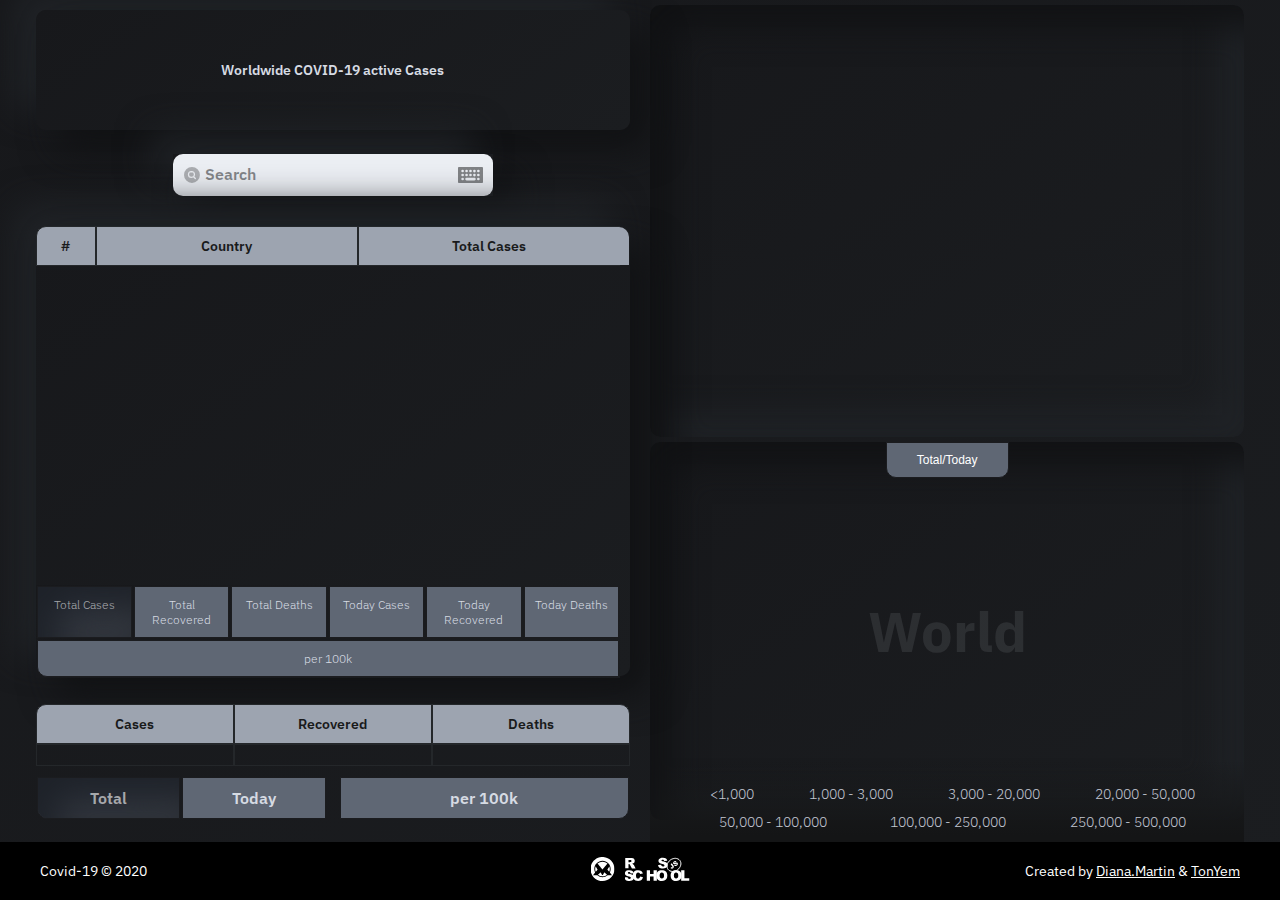
<file: covid-dashboard/index.html>
<!doctype html><html lang="en"><head><meta charset="UTF-8"><meta name="viewport" content="width=device-width,initial-scale=1"><link rel="icon" href="favicon.png" type="image/png"><link href="https://fonts.googleapis.com/icon?family=Material+Icons" rel="stylesheet"><link href="https://api.mapbox.com/mapbox-gl-js/v2.0.0/mapbox-gl.css" rel="stylesheet"/><title>Covid-19</title><link href="main.e628721a5458a3733f1b.css" rel="stylesheet"></head><body><main><div class="contentWrapper"><div class="contentWrapper__contentLeft"><div class="moduleWrapper"><div class="moduleBlock global"><h1 class="global__header">Worldwide COVID-19 active Cases</h1><div class="global__total"></div><div class="fullScreenBtn"></div></div></div><div class="moduleWrapper"><div class="moduleBlock searchANDcountriesTableWrapper"><div class="search"><div class="searchIcon"></div><input class="searchBar" placeholder="Search"><div class="virtualKeyboard_button keyboardTrigger"></div></div><div class="countries"><table class="tableHeaders countries__fixedHeader"><tbody><tr><th class="short-col">#</th><th class="long-col">Country</th><th class="long-col" id="countriesStatName">Total Cases</th></tr></tbody></table><div class="countries__table-wrapper"><table class="countries__mainTable mainTable"><tbody class="countriesTableBody"></tbody></table></div><div class="countries__tabs"><div class="left"><div class="countriesTabsBtn tabButton pressed" datatype="cases">Total Cases</div><div class="countriesTabsBtn tabButton" datatype="recovered">Total Recovered</div><div class="countriesTabsBtn tabButton" datatype="deaths">Total Deaths</div><div class="countriesTabsBtn tabButton" datatype="todayCases">Today Cases</div><div class="countriesTabsBtn tabButton" datatype="todayRecovered">Today Recovered</div><div class="countriesTabsBtn tabButton" datatype="todayDeaths">Today Deaths</div></div><div class="right"><div class="countriesTabsSwitch tabButton" datatype="CountriesBtnAbsolute100k">per 100k</div></div></div></div><div class="fullScreenBtn"></div></div></div><div class="moduleWrapper"><div class="moduleBlock summary"><table class="tableHeaders summary__fixedHeader"><tbody><tr><th>Cases</th><th>Recovered</th><th>Deaths</th></tr></tbody></table><table class="summary__mainTable mainTable"><tbody><tr><td id="summary_cases"></td><td id="summary_recovered"></td><td id="summary_deaths"></td></tr></tbody></table><div class="summary__tabs"><div class="left"><div class="tabButton pressed" id="btnTotal">Total</div><div class="tabButton" id="btnToday">Today</div></div><div class="right"><div class="tabButton" id="btnAbsolute100k">per 100k</div></div></div><div class="fullScreenBtn"></div></div></div></div><div class="contentWrapper__contentRight"><div class="moduleWrapper"><div class="moduleBlock map" id="MAP"><div class="legend"><div class="legendItem" size="999"><div class="legendMarker"></div><div class="legendNumsText">&lt1,000</div></div><div class="legendItem" size="2999"><div class="legendMarker"></div><div class="legendNumsText">1,000 - 3,000</div></div><div class="legendItem" size="19999"><div class="legendMarker"></div><div class="legendNumsText">3,000 - 20,000</div></div><div class="legendItem" size="49999"><div class="legendMarker"></div><div class="legendNumsText">20,000 - 50,000</div></div><div class="legendItem" size="99999"><div class="legendMarker"></div><div class="legendNumsText">50,000 - 100,000</div></div><div class="legendItem" size="249999"><div class="legendMarker"></div><div class="legendNumsText">100,000 - 250,000</div></div><div class="legendItem" size="499999"><div class="legendMarker"></div><div class="legendNumsText">250,000 - 500,000</div></div><div class="legendItem" size="999999"><div class="legendMarker"></div><div class="legendNumsText">500,000 - 1,000,000</div></div><div class="legendItem" size="4999999"><div class="legendMarker"></div><div class="legendNumsText">1,000,000 - 5,000,000</div></div><div class="legendItem" size="5000000"><div class="legendMarker"></div><div class="legendNumsText">&gt5,000,000</div></div></div><div class="fullScreenBtn"></div></div></div><div class="moduleWrapper"><div class="moduleBlock graph"><button id="switchChartBtn" class="switchChartBtn">Total/Today</button><div class="countryNameOnChartsWrapper"><h2 class="countryNameOnCharts">World</h2></div><canvas class="graph__canvas" id="myChart"></canvas><div class="fullScreenBtn"></div></div></div></div></div><div class="fullScreenModule"></div></main><footer class="footer"><div class="copyright">Covid-19 © 2020</div><div class="logosWrapper"><a class="logo" href="https://yem.digital" target="_blank"><img src="./assets/icons/yem_digital.svg" alt="Yem Digital Prod"></a><a class="logo" href="https://rs.school/js/" target="_blank"><img src="./assets/icons/rs_school_js.svg" alt="Rolling Scopes School"></a></div><div class="productionTeam">Created by <a href="https://github.com/martin728" target="_blank">Diana.Martin</a> & <a href="https://github.com/macroG0D" target="_blank">TonYem</a></div></footer><script src="920.e628721a5458a3733f1b.js"></script><script src="main.e628721a5458a3733f1b.js"></script></body></html>
</file>
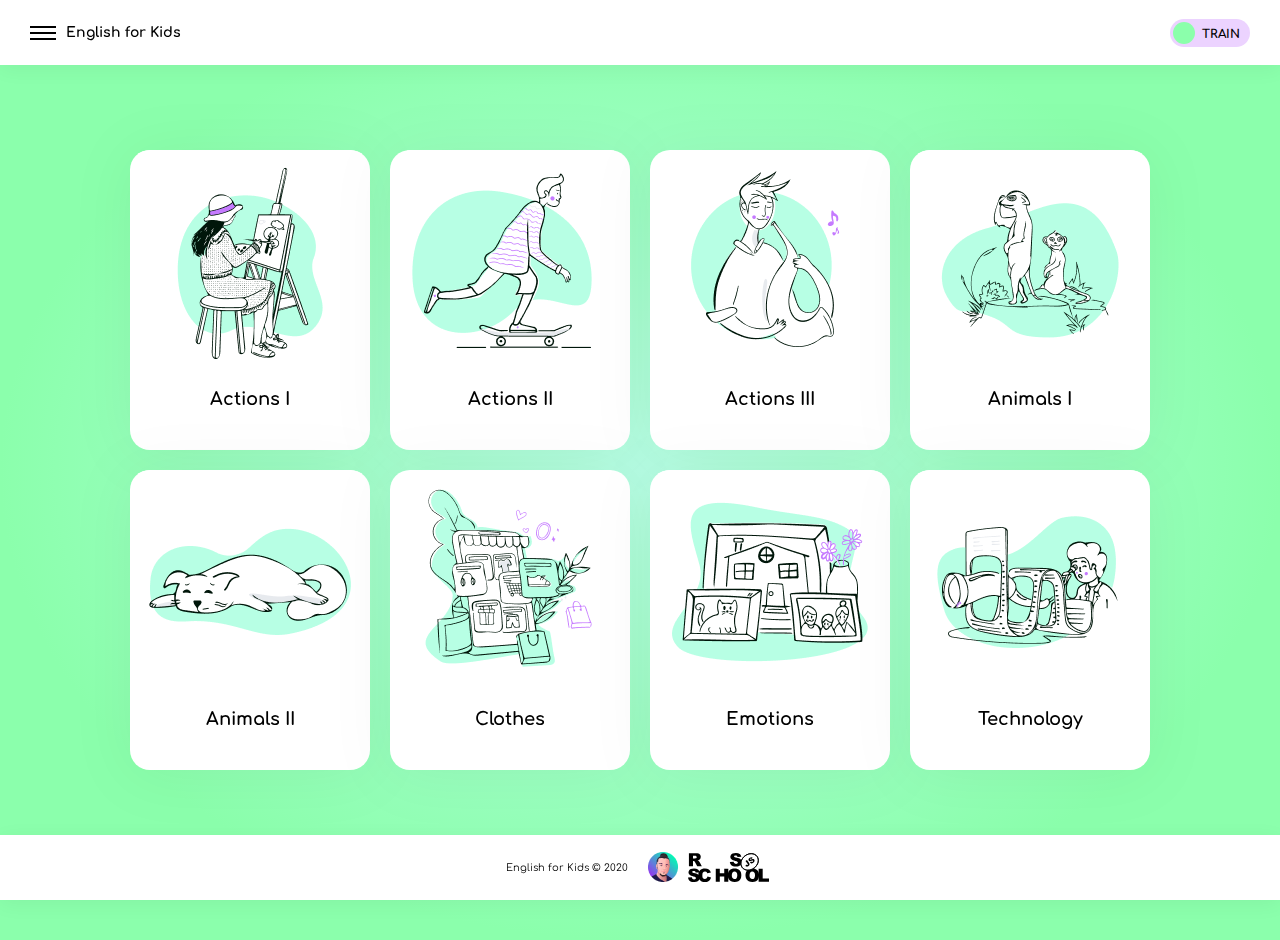
<file: english-for-kids/index.html>
<!doctype html><html lang="en"><head><meta charset="UTF-8"><meta name="viewport" content="width=device-width,initial-scale=1"><link rel="preconnect" href="https://fonts.gstatic.com"><link href="https://fonts.googleapis.com/css2?family=Comfortaa:wght@300;500;700&display=swap" rel="stylesheet"><link rel="icon" href="favicon.png" type="image/png"><title>English for Kids</title><link href="main.d5907bd6d6be334a154e.css" rel="stylesheet"></head><body><header class="header"><div class="left_wrapper"><div class="burger_menu"><div class="burger"><div class="burger_icon_line"></div><div class="burger_icon_line"></div><div class="burger_icon_line"></div></div></div><h1 class="logo">English for Kids</h1></div><div class="playmode train"><div class="elipse" style="left: 0.3rem;"></div><div class="playmode__text">train</div></div></header><nav class="sideMenu sideMenu__hidden"><ul class="sideMenu__list"><li class="sideMenu__listItemHeader"><span class="interactiveMenuItem mainMenu">Main page</span></li><li class="sideMenu__listItemHeader">Сategories</li><li class="sideMenu__listItem"><span class="interactiveMenuItem categoryLink" name="Actions I"><img src="./assets/icons/actions_1.svg" alt="actions_1"> Actions I</span></li><li class="sideMenu__listItem"><span class="interactiveMenuItem categoryLink" name="Actions II"><img src="./assets/icons/actions_2.svg" alt="actions_2"> Actions II</span></li><li class="sideMenu__listItem"><span class="interactiveMenuItem categoryLink" name="Actions III"><img src="./assets/icons/actions_3.svg" alt="actions_3"> Actions III</span></li><li class="sideMenu__listItem"><span class="interactiveMenuItem categoryLink" name="Animals I"><img src="./assets/icons/animals_1.svg" alt="Animals_1"> Animals I</span></li><li class="sideMenu__listItem"><span class="interactiveMenuItem categoryLink" name="Animals II"><img src="./assets/icons/animals_2.svg" alt="Animals_2"> Animals II</span></li><li class="sideMenu__listItem"><span class="interactiveMenuItem categoryLink" name="Clothes"><img src="./assets/icons/clothes.svg" alt="Clothes"> Clothes</span></li><li class="sideMenu__listItem"><span class="interactiveMenuItem categoryLink" name="Emotions"><img src="./assets/icons/emotions.svg" alt="Emotions"> Emotions</span></li><li class="sideMenu__listItem"><span class="interactiveMenuItem categoryLink" name="Technology"><img src="./assets/icons/technology.svg" alt="Technology"> Technology</span></li><li class="sideMenu__listItemHeader"><span class="interactiveMenuItem statistic">Statistic</span></li></ul></nav><main class="mainTrain"><div class="cards-wrapper"></div></main><footer><span class="copyright">English for Kids © 2020</span> <a class="logo_href" href="https://github.com/macroG0D" target="_blank"><img src="./assets/icons/tony_logo.png" alt="Tony Yemelyanov"></a><a class="logo_href" href="https://rs.school/js/" target="_blank"><img src="./assets/icons/rs_school_js 1.svg" alt="Rolling Scopes School"></a></footer><script src="953.d5907bd6d6be334a154e.js"></script><script src="main.d5907bd6d6be334a154e.js"></script></body></html>
</file>
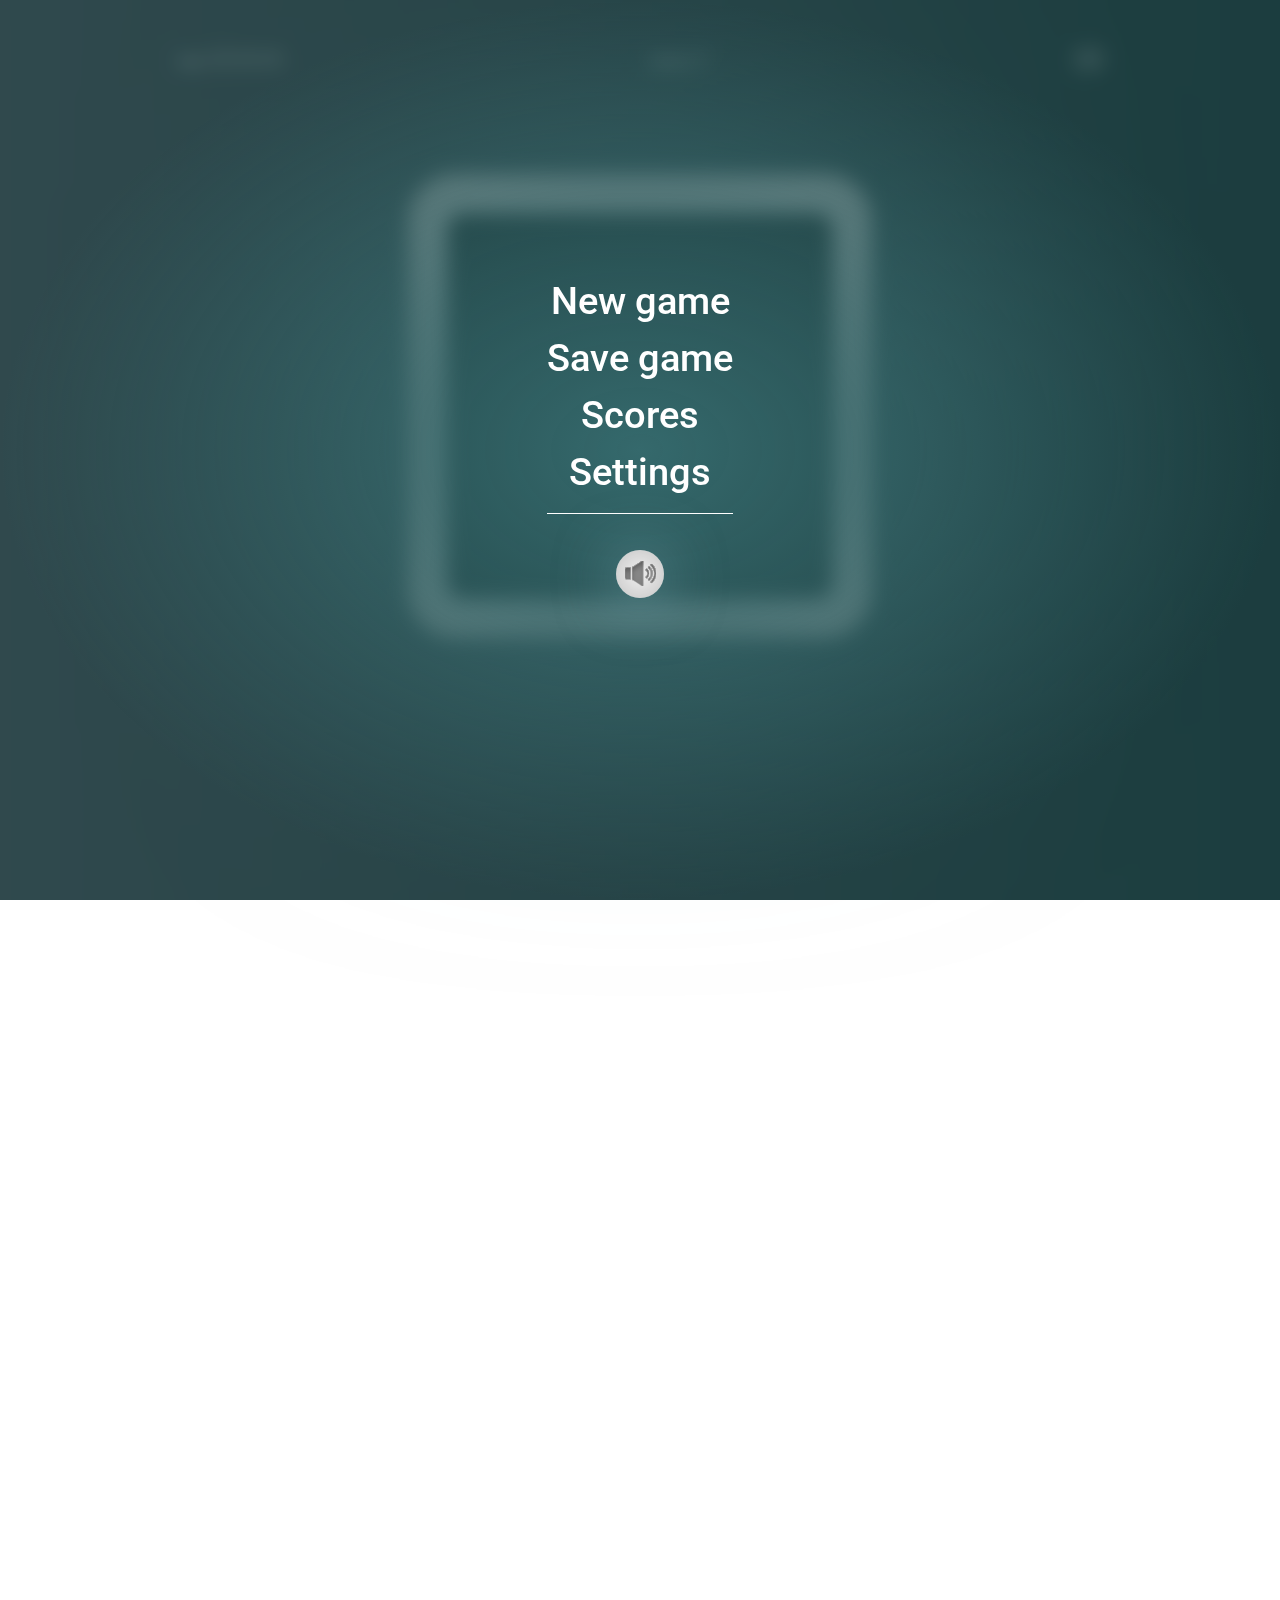
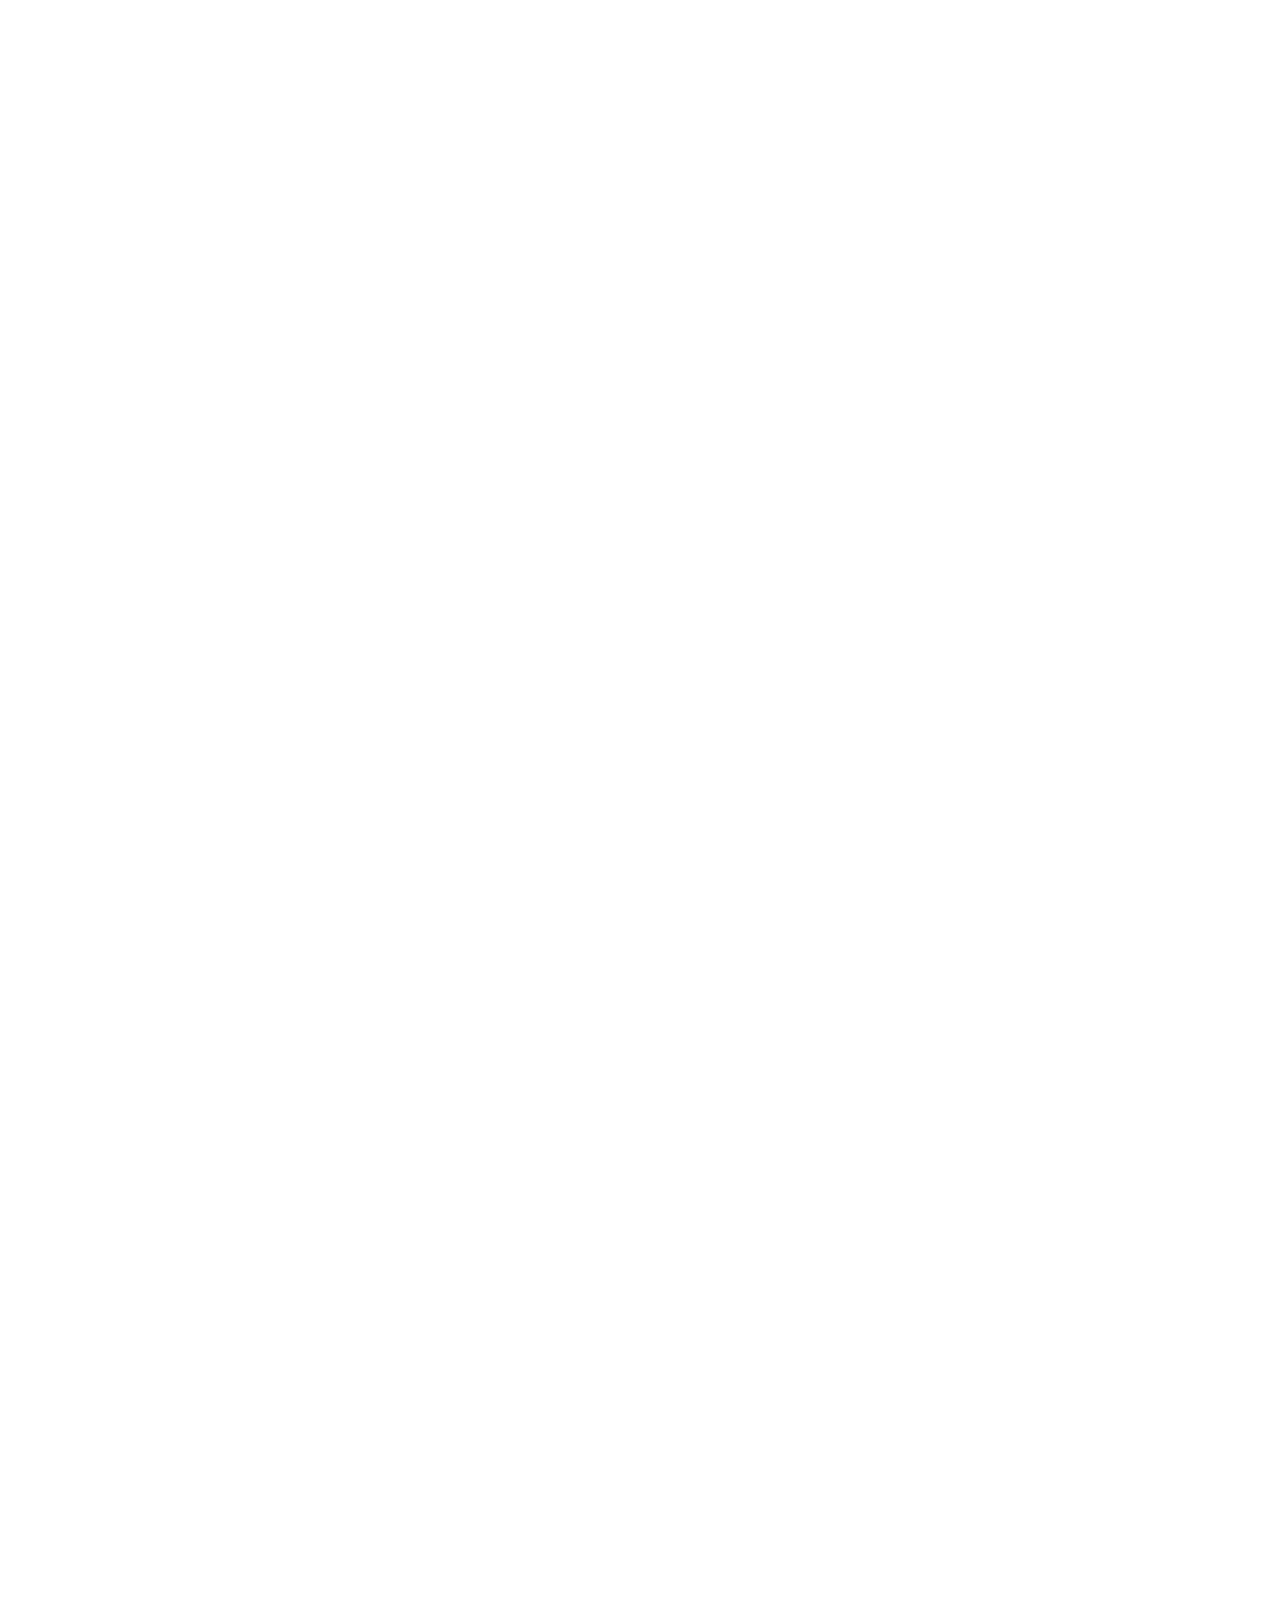
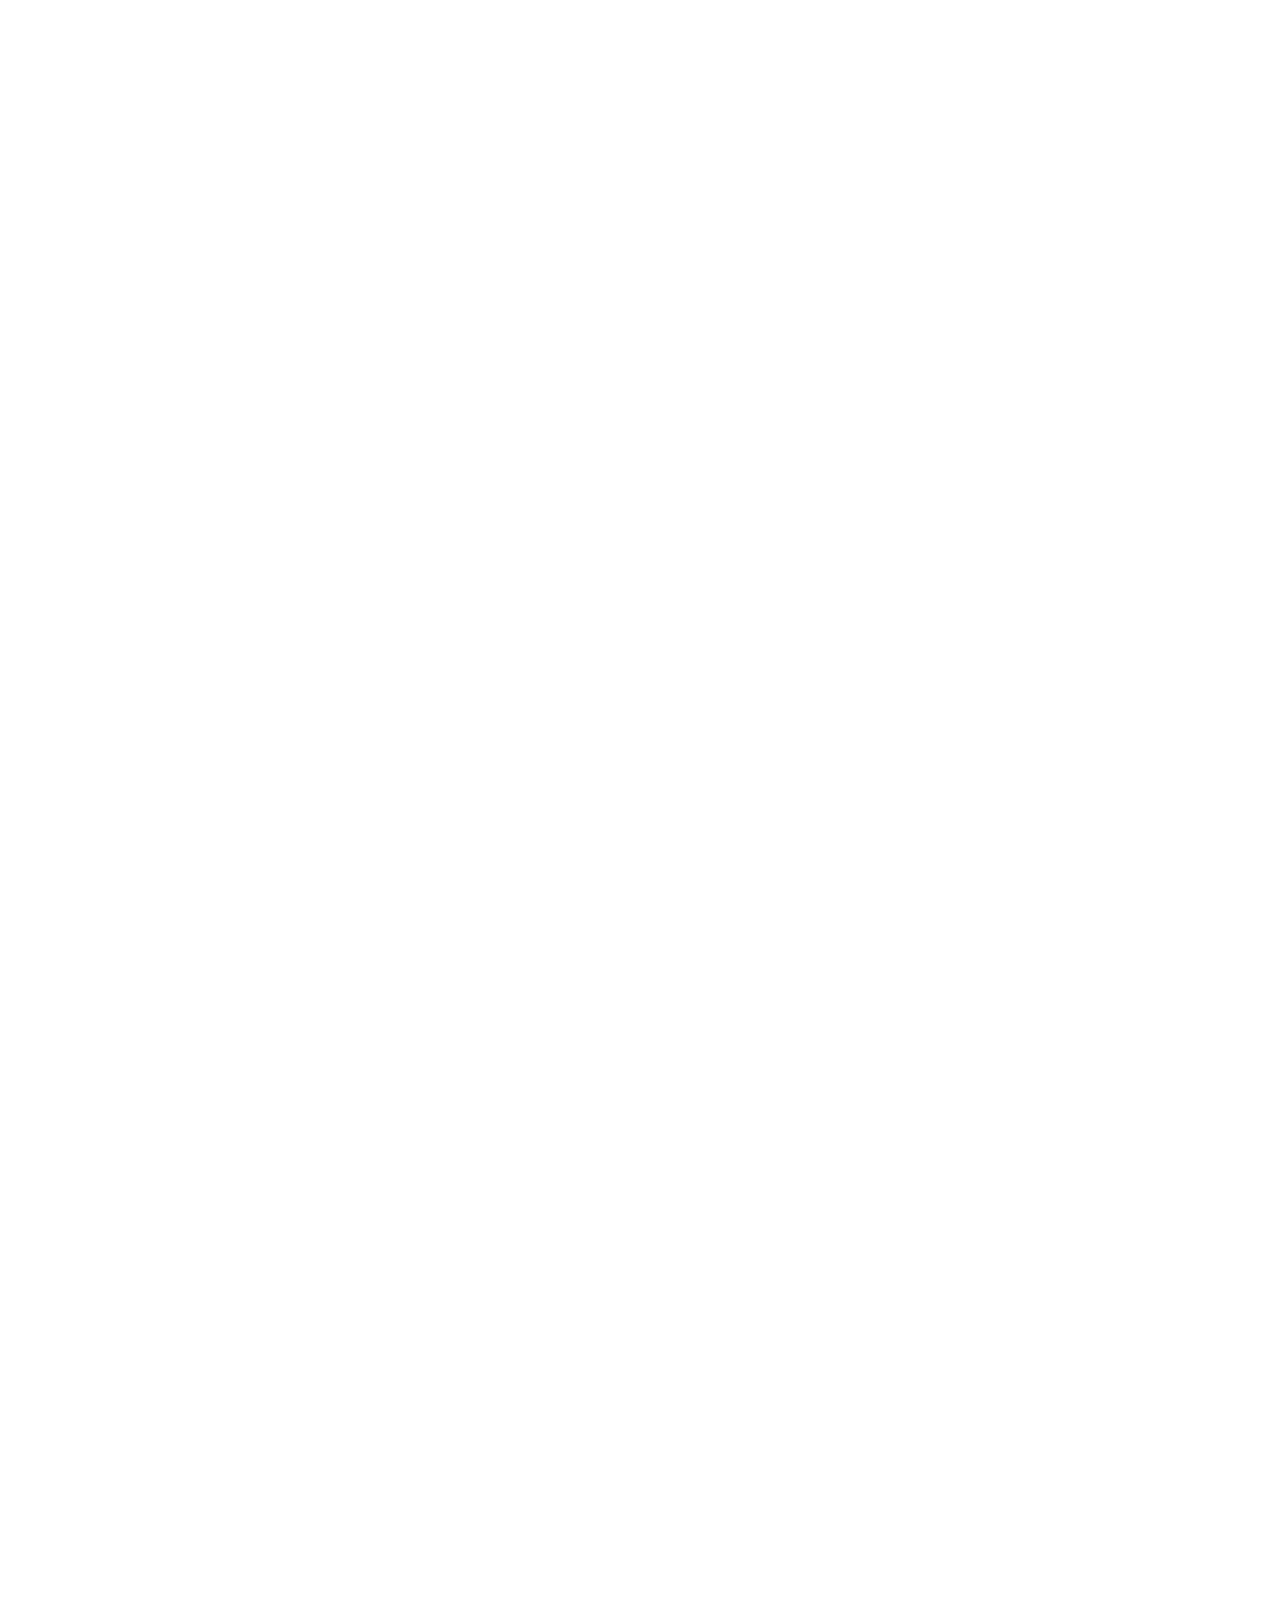
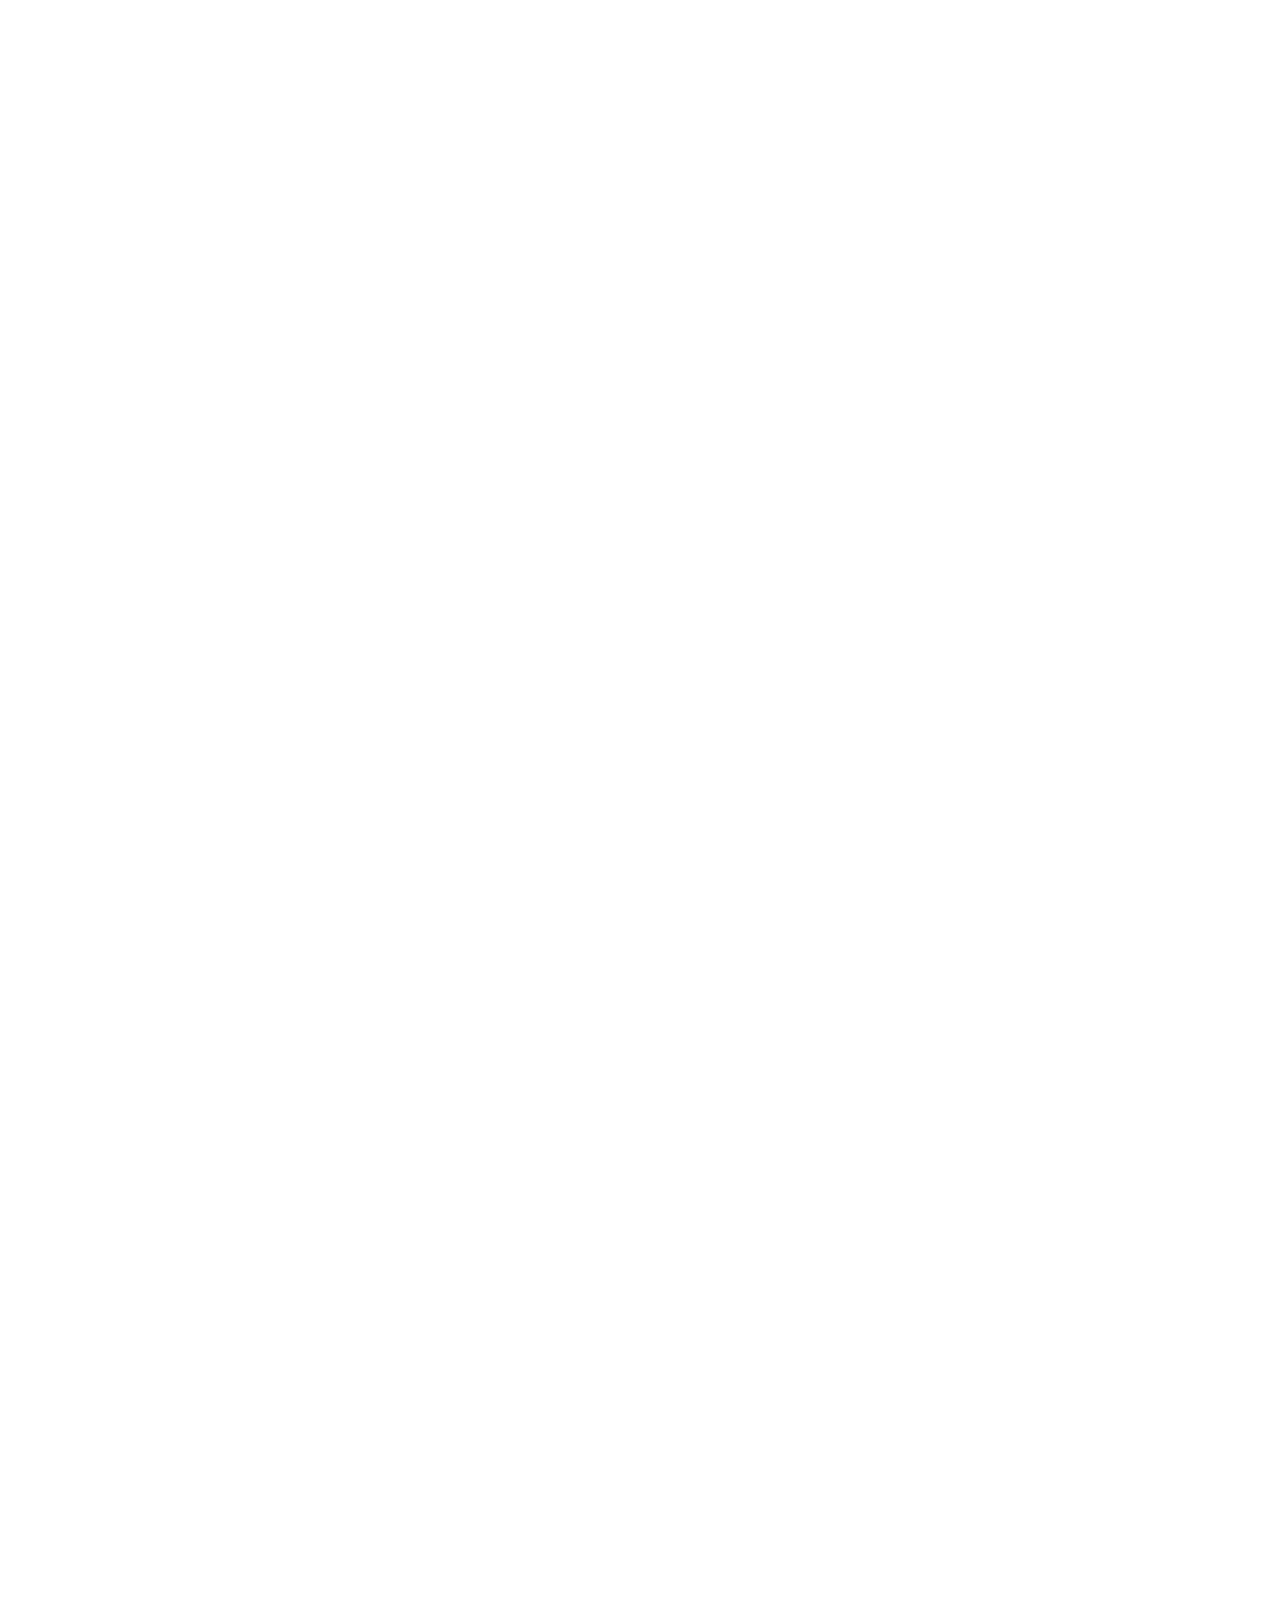
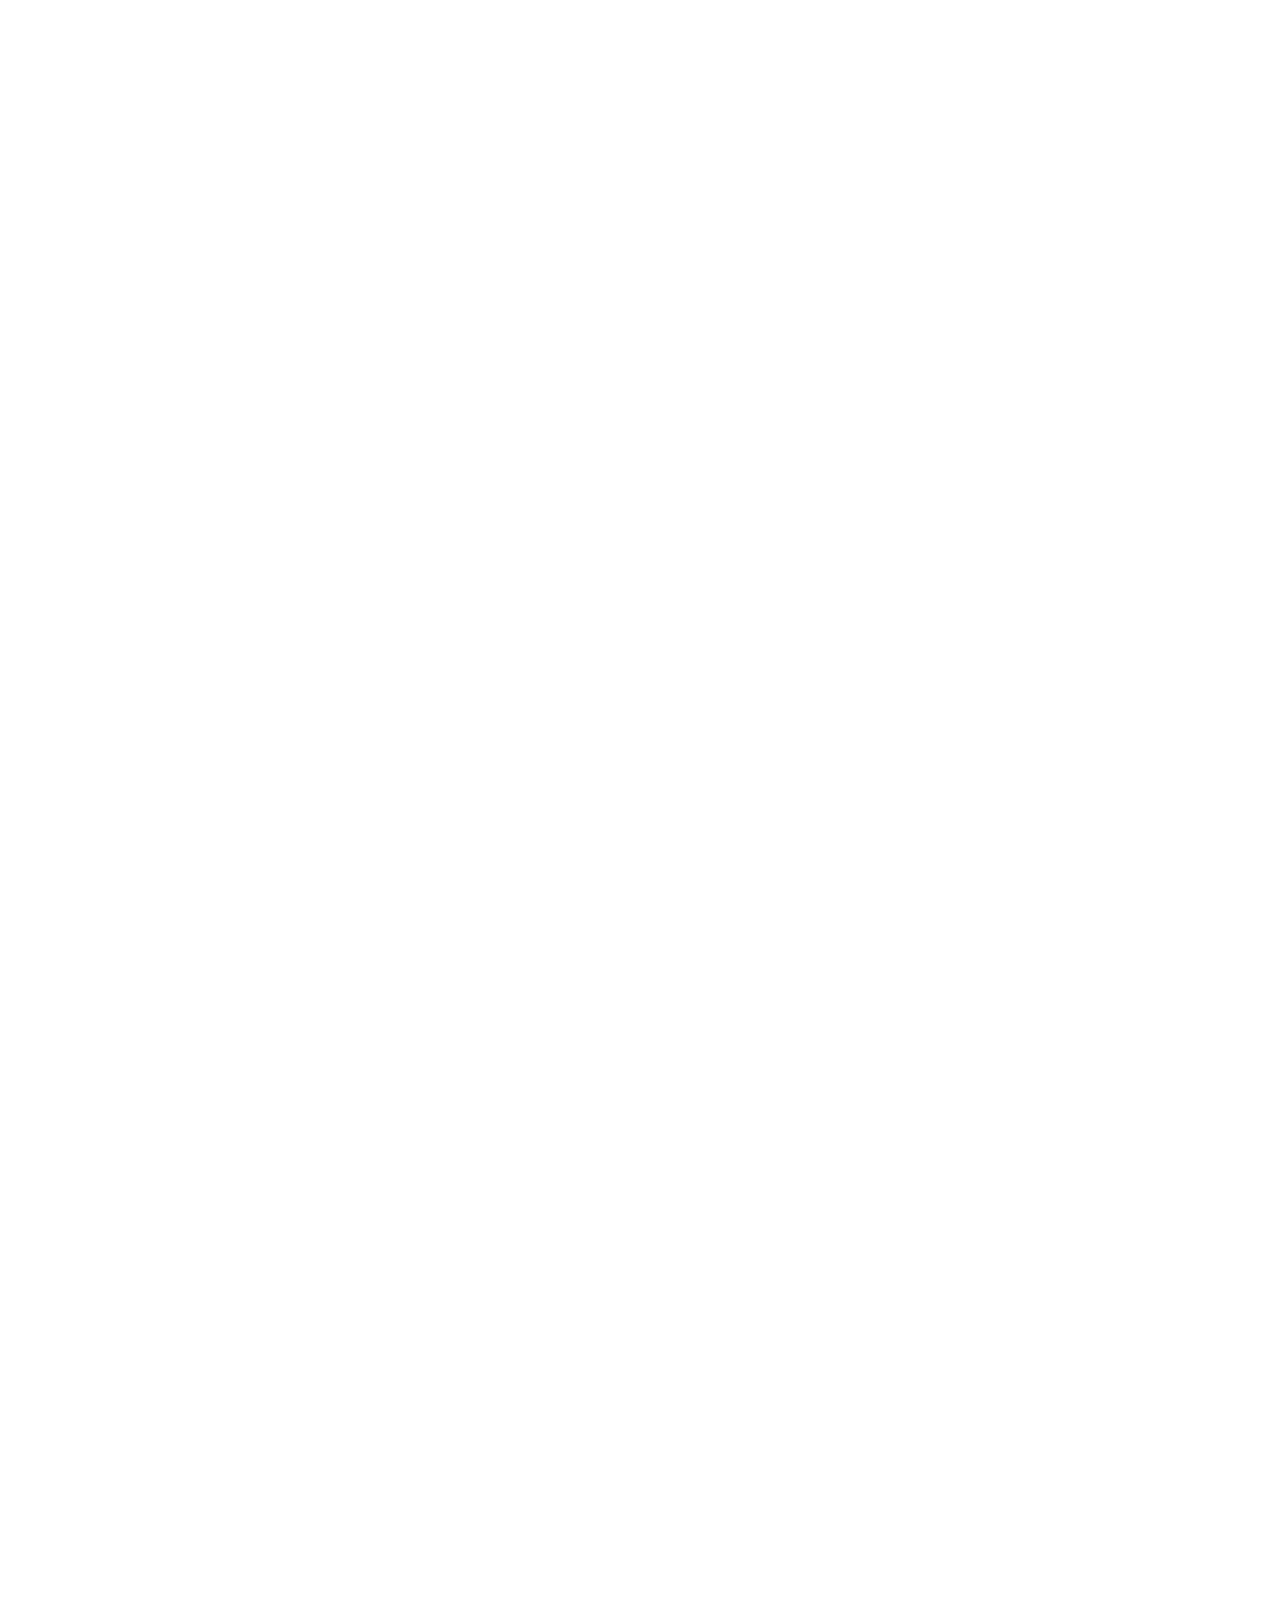
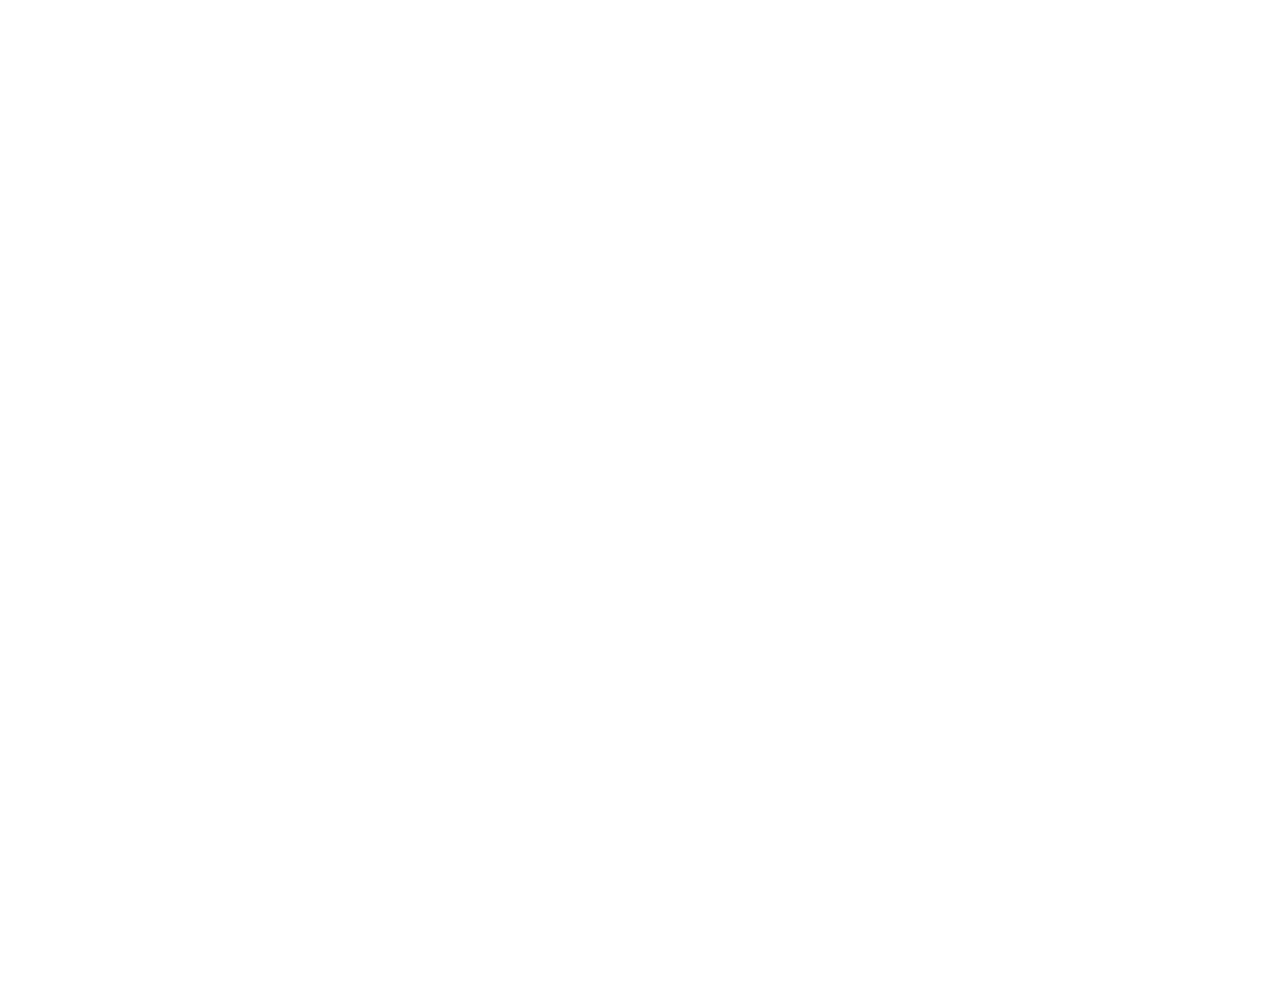
<file: gem-puzzle/index.html>
<!doctype html><html lang="en"><head><meta charset="UTF-8"><meta name="viewport" content="width=device-width,initial-scale=1"><link rel="icon" href="favicon.png" type="image/png"><title>15 puzzle game</title><link href="main.fefb83ae0aceb18d4dec.css" rel="stylesheet"></head><body><script src="953.fefb83ae0aceb18d4dec.js"></script><script src="main.fefb83ae0aceb18d4dec.js"></script></body></html>
</file>
<file: covid-dashboard/main.e628721a5458a3733f1b.css>
@import url(https://fonts.googleapis.com/css2?family=IBM+Plex+Sans:wght@400;600&display=swap);
:root{font-size:10px;font-family:"IBM Plex Sans",sans-serif;font-weight:400;color:#d6dbe3}*{-webkit-box-sizing:border-box;box-sizing:border-box}* ::-webkit-scrollbar{width:1rem;position:fixed;background-color:#24272a;border-radius:0 0 .5rem 0}* ::-webkit-scrollbar-track{-webkit-box-shadow:inset 0 0 5px #24272a;box-shadow:inset 0 0 5px #24272a;border-radius:1px;border-radius:0 0 .5rem 0}* ::-webkit-scrollbar-thumb{background:#ebeef3;-webkit-box-shadow:inset 0 0 5px #24272a;box-shadow:inset 0 0 5px #24272a;border-radius:0 0 .5rem 0}* ::-webkit-scrollbar-thumb:hover{background:#d6dbe3}* ::-webkit-scrollbar-track-piece{background-color:#24272a;border-radius:0 0 .5rem 0}* ::-webkit-scrollbar-corner{background:#24272a}body{background:linear-gradient(145deg, #17181b, #1b1d20);background-attachment:fixed;margin:0;padding:0;overflow:hidden}a{text-decoration:none}button{border:none;background-color:transparent;outline:none}h1{font-size:1.4rem;font-family:"IBM Plex Sans",sans-serif;font-weight:600;color:#d6dbe3}p{font-size:1.4rem;font-family:"IBM Plex Sans",sans-serif;font-weight:600;color:#d6dbe3}img{max-width:100%}.contentWrapper{display:-webkit-box;display:-ms-flexbox;display:flex;-webkit-box-pack:justify;-ms-flex-pack:justify;justify-content:space-between;-webkit-box-align:center;-ms-flex-align:center;align-items:center;-webkit-box-orient:horizontal;-webkit-box-direction:normal;-ms-flex-direction:row;flex-direction:row;width:96vw;height:calc(100% - 6rem);margin:0 auto;position:relative}.contentWrapper__contentLeft,.contentWrapper__contentRight{display:-webkit-box;display:-ms-flexbox;display:flex;-webkit-box-orient:vertical;-webkit-box-direction:normal;-ms-flex-direction:column;flex-direction:column;position:absolute;-webkit-box-pack:justify;-ms-flex-pack:justify;justify-content:space-between;-webkit-box-align:space-between;-ms-flex-align:space-between;align-items:space-between;width:50%;padding:2rem 1rem 5rem;height:100%}.contentWrapper__contentLeft{left:0;top:0}.contentWrapper__contentRight{top:0;right:0}@media (max-width: 1000px){body{overflow:visible}.contentWrapper{display:-webkit-box;display:-ms-flexbox;display:flex;-webkit-box-orient:vertical;-webkit-box-direction:normal;-ms-flex-direction:column;flex-direction:column;height:auto}.contentWrapper__contentLeft,.contentWrapper__contentRight{position:relative;display:block;padding:0}.contentWrapper__contentLeft{padding:4rem 0;width:100%}.contentWrapper__contentRight{width:100%;padding:0 0 10rem}}@media (max-height: 1000px){body{overflow:visible}.contentWrapper__contentLeft,.contentWrapper__contentRight{padding:0rem 1rem 2rem}}.footer{display:-webkit-box;display:-ms-flexbox;display:flex;-webkit-box-pack:justify;-ms-flex-pack:justify;justify-content:space-between;-webkit-box-align:center;-ms-flex-align:center;align-items:center;-webkit-box-orient:horizontal;-webkit-box-direction:normal;-ms-flex-direction:row;flex-direction:row;font-size:1.4rem;font-family:"IBM Plex Sans",sans-serif;font-weight:400;color:#d6dbe3;position:fixed;bottom:0;width:100%;padding:2rem 4rem;background-color:#000;color:#fff;z-index:999}.footer .productionTeam{max-width:33%;text-align:right}.footer .productionTeam a{color:#fff;text-decoration:underline}.footer .logosWrapper{position:absolute;top:50%;left:50%;-webkit-transform:translate(-50%, -50%);transform:translate(-50%, -50%)}.footer .logosWrapper .logo{margin:0 0.5rem}@media (max-width: 620px){.productionTeam{font-size:1.2rem}}@media (max-width: 550px){.contentWrapper{padding-bottom:10rem}.footer{display:-webkit-box;display:-ms-flexbox;display:flex;-webkit-box-orient:vertical;-webkit-box-direction:normal;-ms-flex-direction:column;flex-direction:column;-webkit-box-pack:justify;-ms-flex-pack:justify;justify-content:space-between;padding-top:6rem}.footer .productionTeam{text-align:center;max-width:80%;margin-bottom:0.5rem}.footer .logosWrapper{-webkit-box-ordinal-group:2;-ms-flex-order:1;order:1;position:absolute;top:4rem}.footer .copyright{-webkit-box-ordinal-group:2;-ms-flex-order:1;order:1}}main{height:100vh;font-size:1.6rem;font-family:"IBM Plex Sans",sans-serif;font-weight:600;color:#d6dbe3}@media (max-width: 980px){main{height:auto;padding-bottom:5rem}}.hiddenItem{display:none}.moduleWrapper{width:100%;min-width:32rem;display:-webkit-box;display:-ms-flexbox;display:flex;-webkit-box-pack:center;-ms-flex-pack:center;justify-content:center;-webkit-box-align:center;-ms-flex-align:center;align-items:center;-webkit-box-orient:horizontal;-webkit-box-direction:normal;-ms-flex-direction:row;flex-direction:row;padding:0.5rem 0 0;height:100%;position:relative}.global,.countries,.summary,.map,.graph{display:-webkit-box;display:-ms-flexbox;display:flex;-webkit-box-pack:center;-ms-flex-pack:center;justify-content:center;-webkit-box-align:center;-ms-flex-align:center;align-items:center;-webkit-box-orient:vertical;-webkit-box-direction:normal;-ms-flex-direction:column;flex-direction:column;border-radius:1rem;padding:2rem 1.6rem 2rem}.global,.search,.countries{-webkit-box-shadow:20px 20px 35px #111214,-20px -20px 35px #212428;box-shadow:20px 20px 35px #111214,-20px -20px 35px #212428;background:linear-gradient(145deg, #17181b, #1b1d20)}.map,.graph{-webkit-box-shadow:inset 20px 20px 35px #111214,inset -20px -20px 35px #212428;box-shadow:inset 20px 20px 35px #111214,inset -20px -20px 35px #212428;background:linear-gradient(145deg, #17181b, #1b1d20)}table th,table tr{-webkit-transition:all .25s ease-out;transition:all .25s ease-out}.global{width:40%;min-width:32rem;min-width:32rem;height:80%;min-height:12rem;margin-bottom:1rem;z-index:10}.global__header{font-size:1.4rem;font-family:"IBM Plex Sans",sans-serif;font-weight:600;color:#d6dbe3;margin:0}.global__header .activeCases{color:#ff4141}.global__total{font-size:4.8rem;font-family:"IBM Plex Sans",sans-serif;font-weight:400;color:#d6dbe3}.searchANDcountriesTableWrapper{display:-webkit-box;display:-ms-flexbox;display:flex;-webkit-box-pack:center;-ms-flex-pack:center;justify-content:center;-webkit-box-align:center;-ms-flex-align:center;align-items:center;-webkit-box-orient:vertical;-webkit-box-direction:normal;-ms-flex-direction:column;flex-direction:column;width:100%;min-width:32rem;padding:0.5rem 0 0;height:100%;position:relative}.search{width:40%;min-width:32rem;margin-bottom:3rem;min-width:32rem;z-index:10;display:-webkit-box;display:-ms-flexbox;display:flex;-webkit-box-pack:center;-ms-flex-pack:center;justify-content:center;-webkit-box-align:center;-ms-flex-align:center;align-items:center;-webkit-box-orient:horizontal;-webkit-box-direction:normal;-ms-flex-direction:row;flex-direction:row}.search .searchIcon{position:relative;background:#ebeef3;border-radius:1rem 0 0 1rem;padding:2.1rem 0rem 2.1rem 1rem;width:3rem}.search .searchIcon:after{content:url(7f810abd6608024221b7.svg);position:absolute;top:50%;right:0;opacity:0.3;-webkit-transform:translateY(-40%);transform:translateY(-40%)}.search .searchBar{width:100%;min-width:auto;font-size:1.4rem;font-family:"IBM Plex Sans",sans-serif;font-weight:600;color:#d6dbe3;position:relative;background:#ebeef3;padding:1.2rem 5rem 1.2rem 0.5rem;color:#000;outline:none;border:none}.search .searchBar::-webkit-input-placeholder{font-size:1.6rem;font-family:"IBM Plex Sans",sans-serif;font-weight:600;color:rgba(24,26,27,0.5)}.search .searchBar::-moz-placeholder{font-size:1.6rem;font-family:"IBM Plex Sans",sans-serif;font-weight:600;color:rgba(24,26,27,0.5)}.search .searchBar:-ms-input-placeholder{font-size:1.6rem;font-family:"IBM Plex Sans",sans-serif;font-weight:600;color:rgba(24,26,27,0.5)}.search .searchBar::-ms-input-placeholder{font-size:1.6rem;font-family:"IBM Plex Sans",sans-serif;font-weight:600;color:rgba(24,26,27,0.5)}.search .searchBar::placeholder{font-size:1.6rem;font-family:"IBM Plex Sans",sans-serif;font-weight:600;color:rgba(24,26,27,0.5)}.search .virtualKeyboard_button{position:relative;background:#ebeef3;border-radius:0rem 1rem 1rem 0;height:4.2rem;width:1rem;pointer-events:none;cursor:pointer}.search .virtualKeyboard_button:after{content:url(7d5508f4d0d677df597c.svg);position:absolute;top:50%;right:1rem;pointer-events:all;opacity:0.5;-webkit-transform:translateY(-40%);transform:translateY(-40%);-webkit-transition:all .25s ease-out;transition:all .25s ease-out}.search .virtualKeyboard_button:hover:after{opacity:1}table{border-spacing:0}table th{text-align:center;font-size:1.4rem;font-family:"IBM Plex Sans",sans-serif;font-weight:600;color:#191a1b;background:#9da4b0;padding:1rem;border:0.1rem solid #24272a;width:33%}table td{text-align:center;border:0.1rem solid #24272a;padding:1rem}table tr{cursor:pointer}table tr:hover{background:#30333a}.short-col{width:5%;min-width:6rem}.long-col{width:45%}.tableHeaders{width:100%}.tableHeaders th:first-child{border-radius:1rem 0 0}.tableHeaders th:last-child{border-radius:0 1rem 0 0}.tableHeaders th:hover{opacity:0.8;-webkit-user-select:none;-moz-user-select:none;-ms-user-select:none;user-select:none}.mainTable{width:100%;overflow-y:scroll}.tabButton{margin:1px;padding:1rem;width:100%;cursor:pointer;border:0.1rem solid #1b1c1f;background:#5f6774;-webkit-transition:all .25s ease-out;transition:all .25s ease-out}.tabButton:hover{background:#313640;color:rgba(255,255,255,0.6)}.countries{width:100%;height:50vh;min-height:45rem;padding:0;z-index:11;position:relative}.countries__fixedHeader{position:absolute;top:0;left:0;width:calc(100% - 1rem);z-index:999}.countries__fixedHeader th:last-child{border-radius:0}.countries__fixedHeader th:last-child:after{content:'';width:1.1rem;height:3.8rem;background:#9da4b0;display:-webkit-box;display:-ms-flexbox;display:flex;position:absolute;right:-0.9rem;top:0.1rem;border-radius:0 1rem 0 0}.countries__table-wrapper{width:100%;height:calc(100% - 4rem);overflow-y:scroll;position:absolute;top:4rem;padding-bottom:3.8rem}.countries__table-wrapper .mainTable{top:0rem}.countries__table-wrapper td:nth-child(2){font-weight:400}.countries ::-webkit-scrollbar{width:1rem;position:fixed;background-color:#24272a;border-radius:0 0 .5rem 0}.countries ::-webkit-scrollbar-track{-webkit-box-shadow:inset 0 0 5px #24272a;box-shadow:inset 0 0 5px #24272a;border-radius:1px;border-radius:0 0 .5rem 0}.countries ::-webkit-scrollbar-thumb{background:#ff4141;-webkit-box-shadow:inset 0 0 5px #24272a;box-shadow:inset 0 0 5px #24272a;border-radius:0 0 .5rem 0}.countries ::-webkit-scrollbar-thumb:hover{background:#e71e1e}.countries ::-webkit-scrollbar-track-piece{background-color:#24272a;border-radius:0 0 .5rem 0}.countries ::-webkit-scrollbar-corner{background:#24272a}.countries .flag .flagImg{vertical-align:middle;display:inline-block;margin-right:1rem;width:1.6rem;height:1.6rem;background-size:contain;background-repeat:no-repeat}.countries__tabs{display:-webkit-box;display:-ms-flexbox;display:flex;position:absolute;-webkit-box-pack:justify;-ms-flex-pack:justify;justify-content:space-between;width:calc(100% - 10px);bottom:-0.2rem;left:0;background:linear-gradient(145deg, #17181b, #1b1d20);-webkit-backdrop-filter:blur(4px);backdrop-filter:blur(4px)}.countries__tabs .left{display:-webkit-box;display:-ms-flexbox;display:flex;width:80%;max-width:90rem;-webkit-box-pack:justify;-ms-flex-pack:justify;justify-content:space-between}.countries__tabs .left .tabButton:first-child{border-radius:0 0 0 1rem}.countries__tabs .left .tabButton:last-child{border-radius:0 0 1rem 0}.countries__tabs .right{display:-webkit-box;display:-ms-flexbox;display:flex;-webkit-box-pack:end;-ms-flex-pack:end;justify-content:flex-end;width:20%}.countries__tabs .right .tabButton{border-radius:0 0 0 1rem}.countries__tabs .tabButton{font-size:1.2rem;font-weight:300;text-align:center}@media (max-width: 1920px){.countries__table-wrapper{padding-bottom:7.7rem}.countries__tabs{display:-webkit-box;display:-ms-flexbox;display:flex;-webkit-box-orient:vertical;-webkit-box-direction:normal;-ms-flex-direction:column;flex-direction:column}.countries__tabs .left,.countries__tabs .right{width:100%}.countries__tabs .left .tabButton:first-child{border-radius:0}.countries__tabs .left .tabButton:last-child{border-radius:0}}@media (max-width: 1511px){.countries__table-wrapper{padding-bottom:9.3rem}}@media (max-width: 1000px){.moduleWrapper{padding:3% 0 0}.countries__table-wrapper{padding-bottom:12rem}.countries__tabs .left{max-width:100%;-webkit-box-orient:horizontal;-webkit-box-direction:normal;-ms-flex-direction:row;flex-direction:row;-ms-flex-wrap:wrap;flex-wrap:wrap}.countries__tabs .left .tabButton{width:32%}}@media (max-width: 385px){.countries__table-wrapper{padding-bottom:13.2rem}}@media (max-width: 370px){.countries__table-wrapper{padding-bottom:14rem}}@media (max-height: 900px){.countries{height:50vh;min-height:60%}}@media (max-height: 872px){.countries{height:40vh;min-height:60%}}.summary{width:100%;min-width:32rem;display:-webkit-box;display:-ms-flexbox;display:flex;-webkit-box-pack:end;-ms-flex-pack:end;justify-content:flex-end;padding:0;z-index:12;position:relative;height:100%}.summary table td{width:33%}.summary__tabs{bottom:0;margin-top:1rem;width:100%;display:-webkit-box;display:-ms-flexbox;display:flex;-webkit-box-pack:justify;-ms-flex-pack:justify;justify-content:space-between;background:transparent}.summary__tabs .left,.summary__tabs .right{display:-webkit-box;display:-ms-flexbox;display:flex;width:49%;text-align:center}.summary__tabs .left .tabButton:first-child{border-radius:0 0 0 1rem}.summary__tabs .right .tabButton{border-radius:0 0 1rem 0}.pressed{background:#313640 !important;color:rgba(255,255,255,0.6);-webkit-box-shadow:inset 20px 20px 35px #1e2229,inset -20px -20px 35px #34383f;box-shadow:inset 20px 20px 35px #1e2229,inset -20px -20px 35px #34383f}.selected{background:#313640 !important;color:#fff;font-weight:600;-webkit-box-shadow:inset 20px 20px 35px #1e2229,inset -20px -20px 35px #34383f;box-shadow:inset 20px 20px 35px #1e2229,inset -20px -20px 35px #34383f}.map{display:block;width:100%;min-width:32rem;height:48vh;background-color:#fff;position:relative}@media (max-width: 660px){.map{min-height:100vh}.graph{min-height:60vh}}.legend{display:-webkit-box;display:-ms-flexbox;display:flex;-webkit-box-pack:space-evenly;-ms-flex-pack:space-evenly;justify-content:space-evenly;-webkit-box-align:center;-ms-flex-align:center;align-items:center;-webkit-box-orient:horizontal;-webkit-box-direction:normal;-ms-flex-direction:row;flex-direction:row;-ms-flex-wrap:wrap;flex-wrap:wrap;z-index:999;width:100%;height:10rem;position:absolute;bottom:-100%;left:0;padding:2rem 1.5rem 0.5rem;height:auto;background:-webkit-gradient(linear, left bottom, left top, color-stop(30%, #141516), to(rgba(25,27,28,0)));background:linear-gradient(360deg, #141516 30%, rgba(25,27,28,0) 100%);opacity:0.9;pointer-events:none;-webkit-transition:all 1s ease-out;transition:all 1s ease-out}.legend .legendItem{display:-webkit-box;display:-ms-flexbox;display:flex;-webkit-box-pack:center;-ms-flex-pack:center;justify-content:center;-webkit-box-align:center;-ms-flex-align:center;align-items:center;-webkit-box-orient:horizontal;-webkit-box-direction:normal;-ms-flex-direction:row;flex-direction:row;padding:0.5rem 1rem}.legend .legendItem .legendMarker{background:#ff4141;border-radius:100%;margin-right:1rem}.legend .legendNumsText{font-size:1.4rem;font-weight:300}.legendShow{bottom:0}.mapboxgl-canvas{outline:none}.mapboxgl-control-container{display:none}.marker{background:#ff4141;border-radius:50%;border:0.1rem solid rgba(0,0,0,0.363);cursor:pointer}.mapboxgl-popup-content{font-size:1.4rem;font-family:"IBM Plex Sans",sans-serif;font-weight:400;color:#d6dbe3;min-width:12rem;padding:1rem;background:rgba(49,49,49,0.8);border:1px solid #ff4141;border-radius:1.2rem;-webkit-backdrop-filter:blur(4px);backdrop-filter:blur(4px);text-align:center;display:-webkit-box;display:-ms-flexbox;display:flex;-webkit-box-pack:center;-ms-flex-pack:center;justify-content:center;-webkit-box-align:center;-ms-flex-align:center;align-items:center}.mapboxgl-popup-anchor-bottom .mapboxgl-popup-tip{border-top-color:rgba(49,49,49,0.8)}.mapboxgl-popup-anchor-top .mapboxgl-popup-tip{border-bottom-color:rgba(49,49,49,0.8)}.mapboxgl-popup-anchor-right .mapboxgl-popup-tip{border-left-color:rgba(49,49,49,0.8)}.mapboxgl-popup-anchor-left .mapboxgl-popup-tip{border-right-color:rgba(49,49,49,0.8)}.graph{width:100%;min-width:32rem;height:100%;min-height:30rem;background-color:#fff;position:relative;overflow:hidden}.graph__canvas{position:absolute;bottom:0}@media (max-width: 1000px){.graph{min-height:40rem}.graph__canvas{position:static}}.countryNameOnChartsWrapper{position:absolute;width:80%}.countryNameOnCharts{font-size:3.5em;line-height:0.8;margin:0 auto;text-align:center;word-wrap:break-word;opacity:0.1}@media (max-width: 620px){.countryNameOnCharts{font-size:5rem}}.keyboard{position:fixed;z-index:999999999;left:0px;bottom:0px;width:100%;padding:5px 0;background:-webkit-gradient(linear, left bottom, left top, from(rgba(25,27,28,0.8)), to(rgba(25,27,28,0))),rgba(0,0,0,0.5);background:linear-gradient(360deg, rgba(25,27,28,0.8) 0%, rgba(25,27,28,0) 100%),rgba(0,0,0,0.5);-webkit-backdrop-filter:blur(20px);backdrop-filter:blur(20px);-webkit-box-shadow:0 0 50px rgba(0,0,0,0.5);box-shadow:0 0 50px rgba(0,0,0,0.5);-webkit-user-select:none;-moz-user-select:none;-ms-user-select:none;user-select:none;-webkit-transition:all .5s ease-in-out;transition:all .5s ease-in-out}.keyboardHidden{bottom:-100%}.keyboardKeys{text-align:center;padding:2rem 1rem;-webkit-box-shadow:20px 20px 35px #111214,-20px -20px 35px #212428;box-shadow:20px 20px 35px #111214,-20px -20px 35px #212428}.keyboardKey{height:45px;width:6%;border:0.2rem solid #24272a;border-radius:5px;background-color:linear-gradient(145deg, #17181b, #1b1d20);color:#ff4141;max-width:90px;margin:3px;font-size:1.4rem;outline:none;cursor:pointer;display:-webkit-inline-box;display:-ms-inline-flexbox;display:inline-flex;-webkit-box-align:center;-ms-flex-align:center;align-items:center;-webkit-box-pack:center;-ms-flex-pack:center;justify-content:center;vertical-align:top;padding:0px;position:relative;-webkit-transition:all .25s ease-out;transition:all .25s ease-out}.keyboardKey:hover{-webkit-box-shadow:inset 20px 20px 35px #111214,inset -20px -20px 35px #212428;box-shadow:inset 20px 20px 35px #111214,inset -20px -20px 35px #212428}.keyboardKey:active{background-color:rgba(49,49,49,0.8)}.keyboardKeyWide{width:12%}.keyboardKeyExtraWide{width:36%;max-width:500px}.switchChartBtn{position:absolute;top:0;color:white;margin:auto;padding:1rem 3rem;font-size:1.2rem;border-radius:0 0 1rem 1rem;cursor:pointer;border:0.1rem solid #1b1c1f;background:#5f6774;z-index:999;-webkit-transition:all .25s ease-out;transition:all .25s ease-out}.switchChartBtn:hover{background:#313640;color:rgba(255,255,255,0.6)}.switchChartBtn.active{background:#313640 !important;color:rgba(255,255,255,0.6);-webkit-box-shadow:inset 20px 20px 35px #1e2229,inset -20px -20px 35px #34383f;box-shadow:inset 20px 20px 35px #1e2229,inset -20px -20px 35px #34383f}.fullScreenModule{background:linear-gradient(145deg, #17181b, #1b1d20);width:100vw;height:100vh;position:fixed;opacity:1;top:0;right:-100%;z-index:999;margin:0 auto;display:-webkit-box;display:-ms-flexbox;display:flex;-webkit-box-pack:center;-ms-flex-pack:center;justify-content:center;-webkit-box-align:center;-ms-flex-align:center;align-items:center;z-index:999;padding:5% 5% 15%;overflow:hidden;-webkit-transition:all .5s ease-out;transition:all .5s ease-out}.moduleBlock{width:100%}.moduleBlock .fullScreenBtn{opacity:0;background:rgba(125,141,164,0.5);-webkit-backdrop-filter:blur(5px);backdrop-filter:blur(5px);border-radius:100%;border:0.1rem solid #24272a;width:4rem;height:4rem;position:absolute;top:0rem;right:0rem;z-index:999;cursor:pointer;-webkit-transition:all .25s ease-out;transition:all .25s ease-out}.moduleBlock .fullScreenBtn:after{content:url(64ee42748fd259b15cdc.svg);display:-webkit-box;display:-ms-flexbox;display:flex;-webkit-box-pack:center;-ms-flex-pack:center;justify-content:center;margin-top:1rem}.moduleBlock .fullScreenBtn:hover{-webkit-box-shadow:inset 20px 20px 35px #1e2229,inset -20px -20px 35px #34383f;box-shadow:inset 20px 20px 35px #1e2229,inset -20px -20px 35px #34383f}.moduleBlock:hover .fullScreenBtn{opacity:1}.summary .fullScreenBtn{top:auto;bottom:12rem;right:0}.fullScreenModuleOn{right:0;padding:1rem 1rem 6rem}.fullScreenModuleOn .map{height:100%;width:100%}.fullScreenModuleOn .global{height:90%;width:90%;-webkit-box-shadow:none;box-shadow:none}.fullScreenModuleOn .global .fullScreenBtn{top:1rem;right:1rem}.fullScreenModuleOn .countries{height:90%;width:90%}.fullScreenModuleOn .summary{height:100%;top:0;display:-webkit-box;display:-ms-flexbox;display:flex;-webkit-box-pack:center;-ms-flex-pack:center;justify-content:center}.fullScreenModuleOn .summary .fullScreenBtn{top:0;right:0}.fullScreenModuleOn .graph{height:99%}@media (max-width: 1000px){.fullScreenModuleOn{z-index:999999;padding:0;padding-bottom:1rem}.fullScreenModuleOn .fullScreenBtn{top:1rem;right:1rem}.fullScreenModuleOn .map{height:99vh;width:100vw}.fullScreenModuleOn .search{margin-top:5rem}.fullScreenModuleOn .countries,.fullScreenModuleOn .summary{height:100%;width:95%}}


/*# sourceMappingURL=main.e628721a5458a3733f1b.css.map*/
</file>
<file: english-for-kids/main.d5907bd6d6be334a154e.css>
@font-face{font-family:'Roboto-regular';src:url([data-uri]) format("truetype")}:root{font-size:10px;font-family:'Comfortaa', sans-serif}*{-webkit-box-sizing:border-box;box-sizing:border-box;-webkit-transition:all 0.25s ease-out;transition:all 0.25s ease-out}body{background:black;margin:0;padding:0;overflow:auto}a{color:#fff;text-decoration:none}h1{font-size:1.4rem;margin-left:1rem;color:#000}p{color:#fff;font-size:1.6rem;font-weight:normal}header,footer{background:#fff;-webkit-box-shadow:0px 4px 20px rgba(0,0,0,0.05);box-shadow:0px 4px 20px rgba(0,0,0,0.05);height:6.5rem;width:100%;position:fixed;z-index:999}header{top:0;padding:0 3rem;display:-webkit-box;display:-ms-flexbox;display:flex;-webkit-box-align:center;-ms-flex-align:center;align-items:center;-webkit-box-pack:justify;-ms-flex-pack:justify;justify-content:space-between}.left_wrapper{display:-webkit-box;display:-ms-flexbox;display:flex;-webkit-box-align:center;-ms-flex-align:center;align-items:center;z-index:99999}.bluredBackgound,.statsBackgound{position:fixed;z-index:997;width:100vw;height:100vh;top:0;background:radial-gradient(50% 50% at 50%, at 50%, rgba(255,184,188,0.3) 0%, rgba(190,139,255,0.3) 100%);background:radial-gradient(50% 50% at 50% 50%, rgba(255,184,188,0.3) 0%, rgba(190,139,255,0.3) 100%);-webkit-backdrop-filter:blur(10px);backdrop-filter:blur(10px);cursor:pointer}.burger_menu{cursor:pointer;width:2.6rem;height:1.4rem;position:relative;-webkit-transition:all 0.25s ease-in-out;transition:all 0.25s ease-in-out}.burger_menu .burger{-webkit-transition:all 0.25s ease-in-out;transition:all 0.25s ease-in-out;width:2.6rem;height:1.5rem;position:relative}.burger_menu .burger .burger_icon_line{pointer-events:none;width:2.6rem;height:0.2rem;background-color:#000;position:absolute}.burger_menu .burger .burger_icon_line:first-child{top:0rem}.burger_menu .burger .burger_icon_line:nth-child(2){top:0.6rem}.burger_menu .burger .burger_icon_line:last-child{top:1.2rem}.burger_menu__active .burger .burger_icon_line:first-child{top:0.5rem;-webkit-transform:rotateZ(45deg);transform:rotateZ(45deg)}.burger_menu__active .burger .burger_icon_line:nth-child(2){top:0.6rem;opacity:0;-webkit-transform:rotateZ(-45deg);transform:rotateZ(-45deg);-webkit-transform:scale(0);transform:scale(0)}.burger_menu__active .burger .burger_icon_line:last-child{top:0.5rem;-webkit-transform:rotateZ(-45deg);transform:rotateZ(-45deg)}.sideMenu{position:fixed;padding:0 3rem;width:32rem;height:100vh;z-index:998;background:-webkit-gradient(linear, left bottom, left top, color-stop(7.51%, #d57ff3), color-stop(50.06%, #be8bff)),#9064b3;background:linear-gradient(0deg, #d57ff3 7.51%, #be8bff 50.06%),#9064b3}.sideMenu__hidden{left:-32rem}.sideMenu__list{padding:0;margin-top:12.5rem;list-style-type:none;color:#fff}@media (max-height: 630px){.sideMenu__list{margin-top:10rem}}.sideMenu__listItemHeader{font-size:1.8rem;line-height:2rem;letter-spacing:0.04rem;font-weight:700;text-transform:uppercase;margin:3rem 0}.sideMenu__listItemHeader:nth-child(2){margin-bottom:0;-webkit-user-select:none;-moz-user-select:none;-ms-user-select:none;user-select:none;pointer-events:none}@media (max-height: 630px){.sideMenu__listItemHeader{margin:2rem 0}}.sideMenu__listItem{font-size:1.6rem;font-weight:500;line-height:1.8rem;margin:1.5rem 0}.categoryLink{display:inline-block;position:relative}.categoryLink img{position:absolute;top:-0.5rem;-webkit-transform:translateX(3rem) scale(0);transform:translateX(3rem) scale(0);opacity:0}.categoryLink:hover{-webkit-transform:translateX(3rem);transform:translateX(3rem)}.categoryLink:hover img{-webkit-transform:translateX(-3rem) scale(1);transform:translateX(-3rem) scale(1);opacity:1}.interactiveMenuItem:hover{color:#b7ffe4;cursor:pointer}.activeMenuItem{color:#b7ffe4;-webkit-transform:translateX(3rem);transform:translateX(3rem)}.activeMenuItem img{-webkit-transform:translateX(-3rem);transform:translateX(-3rem);opacity:1}.playmode{-webkit-user-select:none;-moz-user-select:none;-o-user-select:none;-ms-user-select:none;user-select:none;position:relative;padding:0 1rem;width:8rem;border-radius:3rem;height:2.8rem;line-height:3rem;font-size:1.2rem;font-weight:700;text-transform:uppercase;cursor:pointer}.playmode.train{text-align:right;background:#ecd3ff}.playmode.train:hover{background:#e6c6ff}.playmode.play{text-align:left;background:#8bffab}.playmode.play:hover{background:#85f5a5}.playmode .elipse{position:absolute;top:0.3rem;width:2.2rem;height:2.2rem;border-radius:100%;background-color:#8bffab}footer{bottom:0;display:-webkit-box;display:-ms-flexbox;display:flex;-webkit-box-pack:center;-ms-flex-pack:center;justify-content:center;-webkit-box-align:center;-ms-flex-align:center;align-items:center}footer .copyright{text-align:right;margin-right:1.5rem;font-size:1rem}footer .logo_href{margin:0 0.5rem}main{display:-webkit-box;display:-ms-flexbox;display:flex;-webkit-box-pack:center;-ms-flex-pack:center;justify-content:center;-webkit-box-align:center;-ms-flex-align:center;align-items:center;width:100%;min-height:100vh}.mainTrain{background:radial-gradient(50% 50% at 50%, at 50%, #b8ffe5 0%, #8bffac 100%),#c4c4c4;background:radial-gradient(50% 50% at 50% 50%, #b8ffe5 0%, #8bffac 100%),#c4c4c4;padding-bottom:10rem 0 15rem}.mainPlay{background:radial-gradient(50% 50% at 50%, at 50%, #ffb8bc 0%, #be8bff 100%),#c4c4c4;background:radial-gradient(50% 50% at 50% 50%, #ffb8bc 0%, #be8bff 100%),#c4c4c4}.cards-wrapper{width:102rem;height:-webkit-max-content;height:-moz-max-content;height:max-content;display:-webkit-box;display:-ms-flexbox;display:flex;-webkit-box-pack:justify;-ms-flex-pack:justify;justify-content:space-between;-ms-flex-line-pack:justify;align-content:space-between;-ms-flex-wrap:wrap;flex-wrap:wrap;padding:15rem 0 15rem}@media (max-width: 1030px){.cards-wrapper{width:75rem}}@media (max-width: 795px){.cards-wrapper{width:50rem}}@media (max-width: 550px){.cards-wrapper{width:32rem;-webkit-box-pack:center;-ms-flex-pack:center;justify-content:center}}.categoryCard,.wordCardWrapper{height:30rem;width:24rem;display:-webkit-box;display:-ms-flexbox;display:flex;-webkit-box-pack:start;-ms-flex-pack:start;justify-content:flex-start;-webkit-box-align:center;-ms-flex-align:center;align-items:center;-webkit-box-orient:vertical;-webkit-box-direction:normal;-ms-flex-direction:column;flex-direction:column;overflow:hidden;border-radius:2rem;margin-bottom:2rem;cursor:pointer;-webkit-filter:drop-shadow(0px 4px 30px rgba(0,0,0,0.05));filter:drop-shadow(0px 4px 30px rgba(0,0,0,0.05));background-color:#fff}.categoryCard__image,.wordCardWrapper__image{-webkit-user-select:none;-moz-user-select:none;-o-user-select:none;-ms-user-select:none;user-select:none;user-select:none;width:auto;height:auto}.categoryCard:hover,.wordCardWrapper:hover{z-index:30;-webkit-filter:drop-shadow(0px 4px 30px rgba(0,0,0,0.15));filter:drop-shadow(0px 4px 30px rgba(0,0,0,0.15))}.categoryCard:hover img,.wordCardWrapper:hover img{-webkit-transform:scale(1.05, 1.05);transform:scale(1.05, 1.05)}.wordCardWrapper{position:relative;text-align:center;-webkit-transform-style:preserve-3d;transform-style:preserve-3d;background-color:transparent;border-radius:20px;overflow:hidden;height:30rem;width:24rem}.wordCardWrapper .wordCard{-webkit-transition:all 0.35s ease-out;transition:all 0.35s ease-out;-webkit-perspective:100rem;perspective:100rem;position:relative;width:100%;height:100%;text-align:center;-webkit-transform-style:preserve-3d;transform-style:preserve-3d}.guessed{opacity:0.5;pointer-events:none;cursor:none}.front,.back{position:absolute;width:100%;height:100%;-webkit-backface-visibility:hidden;backface-visibility:hidden}.back{color:#fff;font-weight:700;-webkit-transform:rotateY(180deg);transform:rotateY(180deg);display:-webkit-box;display:-ms-flexbox;display:flex;text-shadow:0rem 0rem 2rem #5a4370;-webkit-box-pack:center;-ms-flex-pack:center;justify-content:center;text-align:center;-webkit-box-align:center;-ms-flex-align:center;align-items:center;background:radial-gradient(50% 50% at 50%, at 50%, rgba(255,184,188,0.698) 0%, #be8bff 100%);background:radial-gradient(50% 50% at 50% 50%, rgba(255,184,188,0.698) 0%, #be8bff 100%);pointer-events:none}button{border:none;background-color:transparent;outline:none}.flipButton{cursor:pointer;position:absolute;top:0.7rem;right:0.5rem}.flipButton:hover{opacity:0.5;-webkit-transform:rotateZ(180deg);transform:rotateZ(180deg)}h2{font-weight:700;font-size:1.8rem;line-height:2rem;text-align:center}.title-wrapper{background-color:#fff;width:100%;height:5rem;position:absolute;bottom:0;text-transform:capitalize}.logo{cursor:pointer}.hidden{display:none}.startGameButton,.repeat{position:fixed;bottom:10rem;z-index:995;cursor:pointer;height:6rem}.startGameButton{width:30rem;border-radius:5rem;font-size:1.8rem;font-weight:700;background:#8bffac;color:rgba(0,0,0,0.8);-webkit-transition:all 0.35s ease-out;transition:all 0.35s ease-out;-webkit-animation:gradient 15s ease infinite;animation:gradient 15s ease infinite;background-size:400% 400%;transition:all 0.35s ease-out}.startGameButton:hover{background:#5dfa89;color:#000}@-webkit-keyframes gradient{0%{background-position:0% 50%}50%{background-position:100% 50%}100%{background-position:0% 50%}}@keyframes gradient{0%{background-position:0% 50%}50%{background-position:100% 50%}100%{background-position:0% 50%}}.repeat{bottom:10rem;color:#000;height:6rem;width:6rem;background:#f7f7f7;border-radius:100%;background-repeat:no-repeat;background-position:center;-webkit-box-shadow:0 0.1rem 2rem #fff;box-shadow:0 0.1rem 2rem #fff}.repeat:hover{background:#5dfa89;background-position:center;background-repeat:no-repeat}.playable:after{content:'Play';position:absolute;bottom:0;display:-webkit-box;display:-ms-flexbox;display:flex;-webkit-box-align:center;-ms-flex-align:center;align-items:center;-webkit-box-pack:center;-ms-flex-pack:center;justify-content:center;width:8rem;height:3rem;background-color:#8bffab;font-size:1.2rem;border-radius:1rem 1rem 0 0;-webkit-transition:all 0.25s ease;transition:all 0.25s ease}.playable:hover:after{letter-spacing:0.1rem;background-color:#be8bff;color:#fff}.starsWrapper{width:100%;left:0;top:8rem;height:3rem;position:fixed;display:-webkit-box;display:-ms-flexbox;display:flex;-webkit-box-pack:center;-ms-flex-pack:center;justify-content:center;z-index:995}.star{width:3rem;height:3rem;padding:0;margin:0 0.1rem}.endGameMessageWrapper{position:fixed;top:0;width:100%;height:100vh;padding:10rem 0;display:-webkit-box;display:-ms-flexbox;display:flex;-webkit-box-pack:center;-ms-flex-pack:center;justify-content:center;z-index:996}.endGameMessageWrapper .bluredBackgound{cursor:auto}@media (max-height: 510px){.endGameMessageWrapper{padding:7rem 0 0}}.endGameMessage{position:fixed;width:42.4rem;padding:6rem;max-width:95%;background-color:#fff;z-index:999;border-radius:2rem;font-weight:700;display:-webkit-box;display:-ms-flexbox;display:flex;-webkit-box-orient:vertical;-webkit-box-direction:normal;-ms-flex-direction:column;flex-direction:column;-webkit-box-pack:start;-ms-flex-pack:start;justify-content:start;-webkit-box-align:center;-ms-flex-align:center;align-items:center}.endGameMessage img{-webkit-box-pack:center;-ms-flex-pack:center;justify-content:center;-webkit-box-align:center;-ms-flex-align:center;align-items:center;max-width:21.3rem;height:21.3rem;border-radius:100%}.endGameMessage h2{font-size:2.4rem;text-transform:uppercase;margin-bottom:1rem}.endGameMessage .messageBody{text-align:center;font-size:1.8rem;color:#000;margin:1rem}.endGameMessage .starsWrapper{-webkit-box-align:center;-ms-flex-align:center;align-items:center;max-width:28.3rem;height:auto;left:auto;top:auto;margin-bottom:2rem;position:relative;display:-webkit-box;display:-ms-flexbox;display:flex;-ms-flex-wrap:wrap;flex-wrap:wrap;-webkit-box-pack:center;-ms-flex-pack:center;justify-content:center}.endGameMessage .starsWrapper .star{height:3.2rem;width:3.2rem;margin:0.1rem}@media (max-height: 780px){.endGameMessage .starsWrapper .star{height:2rem;width:2rem}}@media (max-width: 695px){.endGameMessage .starsWrapper .star{height:1.5rem;width:1.5rem}}@media (max-height: 901px){.endGameMessage .starsWrapper .star{height:1.5rem;width:1.5rem}}.endGameMessage button{padding:2rem 6.6rem;font-size:1.8rem;border-radius:5rem;font-weight:700;background:#8bffac;color:rgba(0,0,0,0.8);-webkit-transition:all 0.35s ease-out;transition:all 0.35s ease-out;-webkit-animation:gradient 15s ease infinite;animation:gradient 15s ease infinite;background-size:400% 400%;transition:all 0.35s ease-out;cursor:pointer}.endGameMessage button:hover{background:#5dfa89;color:#000}@media (max-width: 695px){.endGameMessage button{padding:1.5rem 3rem;font-size:1.8rem}}@media (max-height: 780px){.endGameMessage{padding:3rem;width:35rem}.endGameMessage button{padding:1.5rem 3rem;font-size:1.8rem}.endGameMessage img{max-width:15rem;height:15rem}}@media (max-height: 585px){.endGameMessage{padding:2.5rem;width:25rem}.endGameMessage img{max-width:10rem;height:10rem}}.statsBackgound{cursor:auto}.statsTable,.statsTableHeaders{width:100%;display:-webkit-box;display:-ms-flexbox;display:flex;margin:10rem auto;position:absolute;top:0;-webkit-box-pack:center;-ms-flex-pack:center;justify-content:center;-webkit-box-align:center;-ms-flex-align:center;align-items:center}.statsTable{margin:16rem auto;-webkit-transform:translateX(0.5rem);transform:translateX(0.5rem)}@media (max-width: 1310px){.statsTable{-webkit-transform:translateX(0rem);transform:translateX(0rem)}}tbody{position:absolute;top:0;font-size:1.4rem;height:calc(100vh - 29rem);overflow:auto}tbody::-webkit-scrollbar{width:1rem}@media (max-width: 1310px){tbody::-webkit-scrollbar{display:none}}tbody::-webkit-scrollbar-track{-webkit-box-shadow:inset 0 0 1rem #fff;box-shadow:inset 0 0 1rem #fff;border-radius:1rem}tbody::-webkit-scrollbar-thumb{background:#be8bff;border-radius:1rem}.statsTableHeaderBody th{table-layout:fixed}@media (max-width: 1520px){.statsTableHeaderBody th{font-size:1.2rem;width:15rem}}@media (max-width: 1300px){.statsTableHeaderBody th{min-width:13rem;text-align:left;padding:1rem}}@media (max-width: 1080px){.statsTableHeaderBody th{max-width:13rem}.statsTableHeaderBody th:nth-child(7){display:none}}@media (max-width: 950px){.statsTableHeaderBody th:nth-child(6){display:none}}@media (max-width: 810px){.statsTableHeaderBody th:nth-child(1){display:none}.statsTableHeaderBody th:nth-child(2){border-radius:1rem 0 0 0}}@media (max-width: 665px){.statsTableHeaderBody th:nth-child(4){display:none}}@media (max-width: 550px){.statsTableHeaderBody th{font-size:1rem;text-align:center;max-width:10rem;min-width:10rem}.statsTableHeaderBody th:after{display:none}.statsTableHeaderBody th:hover{letter-spacing:0.05rem}.statsTableHeaderBody th:nth-child(5){max-width:7rem;min-width:7rem}}@media (max-width: 394px){.statsTableHeaderBody th:nth-child(5){display:none}}.statsTableBody{table-layout:fixed}.statsTableBody td{table-layout:fixed}@media (max-width: 1520px){.statsTableBody td{width:15rem}}@media (max-width: 1300px){.statsTableBody td{min-width:13rem}}@media (max-width: 1080px){.statsTableBody td{max-width:13rem}.statsTableBody td:nth-child(7){display:none}}@media (max-width: 950px){.statsTableBody td:nth-child(6){display:none}}@media (max-width: 810px){.statsTableBody td:nth-child(1){display:none}}@media (max-width: 665px){.statsTableBody td:nth-child(4){display:none}}@media (max-width: 550px){.statsTableBody td{font-size:1.2rem;max-width:10rem;min-width:10rem}.statsTableBody td:nth-child(5){max-width:7rem;min-width:7rem}}@media (max-width: 394px){.statsTableBody td:nth-child(5){display:none}}tr{background-color:#fff}.tableHeaders{height:6rem;width:18rem;text-transform:uppercase;background-color:#be8bff;cursor:pointer;color:#fff;-webkit-user-select:none;-moz-user-select:none;-ms-user-select:none;user-select:none;letter-spacing:0.05rem}.tableHeaders:first-child{border-radius:1rem 0 0 0}.tableHeaders:last-child{border-radius:0 1rem 0 0}.tableHeaders:hover{background-color:#a775e9;letter-spacing:0.12rem}.tableHeaders__up{position:relative}.tableHeaders__up:after{content:url(a6cecdb155e6279af0c7.svg);position:absolute;top:1.8rem;margin-left:0.5rem}.tableHeaders__down:after{content:url(3f52111d56968056eba1.svg);position:absolute;top:2rem;margin-left:0.5rem}td{background-color:#fff;padding:1rem;width:18rem;height:5rem}td::first-letter{text-transform:uppercase}.statsButtonsWrapper{position:fixed;bottom:6.5rem;padding:1rem 0 1.5rem;background:rgba(251,248,255,0.85);-webkit-backdrop-filter:blur(3px);backdrop-filter:blur(3px);width:100%;z-index:997;display:-webkit-box;display:-ms-flexbox;display:flex;-webkit-box-pack:space-evenly;-ms-flex-pack:space-evenly;justify-content:space-evenly}.resetData,.repeatDifficultWords{padding:0 3rem;border-radius:2rem;height:4.5rem;font-size:1.6rem;bottom:0rem;right:0rem;cursor:pointer;margin:0 1.5rem}@media (max-width: 665px){.resetData,.repeatDifficultWords{padding:0 2.5rem;font-size:1.4rem}}.resetData{background-color:#c84b35;color:#fff}.resetData:hover{background-color:#d2553c}.repeatDifficultWords{background-color:#8bffac;color:#000}.repeatDifficultWords:hover{background-color:#5dfa89}.emptyStatsMessageWrapper{position:absolute;top:0;left:0;display:-webkit-box;display:-ms-flexbox;display:flex;-webkit-box-pack:center;-ms-flex-pack:center;justify-content:center;-webkit-box-align:center;-ms-flex-align:center;align-items:center;width:100%;height:100%}.emptyStatsMessageWrapper .emptyStatsMessage{position:relative;font-size:10rem;display:-webkit-box;display:-ms-flexbox;display:flex;-webkit-box-pack:center;-ms-flex-pack:center;justify-content:center}.emptyStatsMessageWrapper .emptyStatsMessage:before{content:':)';position:absolute;top:-15rem;-webkit-transform:rotateZ(90deg);transform:rotateZ(90deg);background-color:#fff;color:#ffd900;padding:1rem 1rem 2rem 1rem;text-align:center;width:100px;height:100px;border-radius:100%}.emptyStatsMessageWrapper .playMoreButton{-webkit-transform:translateY(15rem);transform:translateY(15rem);height:6rem;padding:0 3rem;font-size:1.8rem;border-radius:2.5rem;position:absolute;display:-webkit-box;display:-ms-flexbox;display:flex;-webkit-box-pack:center;-ms-flex-pack:center;justify-content:center;-webkit-box-align:center;-ms-flex-align:center;align-items:center;cursor:pointer;background:#be8bff}.emptyStatsMessageWrapper .playMoreButton:hover{background:#a775e9}.overflow_hidden{overflow:hidden}


/*# sourceMappingURL=main.d5907bd6d6be334a154e.css.map*/
</file>
<file: gem-puzzle/main.fefb83ae0aceb18d4dec.css>
@import url(https://fonts.googleapis.com/css2?family=Roboto:wght@300;400;500&display=swap);
:root{font-size:10px;font-family:'Roboto', sans-serif}@media (max-width: 1920px){:root{font-size:8px}}@media (max-height: 970px){:root{font-size:8px}}@media (max-width: 480px){:root{font-size:6.45px}}@media (max-height: 760px){:root{font-size:6.45px}}*{-webkit-box-sizing:border-box;box-sizing:border-box;-webkit-transition:all 0.25s ease;transition:all 0.25s ease;font-family:'Roboto', sans-serif;-webkit-touch-callout:none;-webkit-user-select:none;-moz-user-select:none;-ms-user-select:none;user-select:none}body{background:-webkit-gradient(linear, left top, right top, from(#576068), to(#214042));background:linear-gradient(90deg, #576068 0%, #214042 100%);background-size:cover;overflow:hidden;height:100vh;margin:0;padding:0;background-repeat:no-repeat}@media (max-height: 480px){body{overflow-y:visible;height:-webkit-max-content;height:-moz-max-content;height:max-content}}h1{color:coral}h2{display:-webkit-box;display:-ms-flexbox;display:flex;-webkit-box-pack:center;-ms-flex-pack:center;justify-content:center;margin:20rem auto 0;font-size:4.8rem;font-weight:500}p{color:#fff;font-size:12rem;font-weight:500}.puzzle-wrapper{-webkit-filter:drop-shadow(0px 4px 149px rgba(131,180,191,0.61));filter:drop-shadow(0px 4px 149px rgba(131,180,191,0.61));height:48rem;width:48rem;margin:18rem auto;position:relative}.puzzle-wrapper:before{content:'';width:58rem;height:58rem;background-color:#fff;-webkit-box-shadow:inset 0px 0px 60px rgba(0,0,0,0.25);box-shadow:inset 0px 0px 60px rgba(0,0,0,0.25);border-radius:60px;position:absolute;border-radius:6rem;top:-5rem;left:-5rem;z-index:-10}.puzzle-wrapper:after{content:'';width:48rem;height:48rem;background:#243435;position:absolute;border-radius:2rem;-webkit-box-shadow:0px 0px 10px rgba(0,0,0,0.25),inset 0px 0px 10px rgba(0,0,0,0.2);box-shadow:0px 0px 10px rgba(0,0,0,0.25),inset 0px 0px 10px rgba(0,0,0,0.2);top:0;left:0;z-index:-9}.cell{position:absolute}.cell__existing{cursor:pointer;border-radius:2rem;display:-webkit-box;display:-ms-flexbox;display:flex;-webkit-box-pack:center;-ms-flex-pack:center;justify-content:center;-webkit-box-align:center;-ms-flex-align:center;align-items:center;text-align:center;font-family:'Roboto', sans-serif;font-weight:400;font-size:3.5rem;color:#243435;-webkit-text-stroke:0.1rem #243435;text-shadow:0px 0px #000,-1px -1px #444;-moz-user-select:-moz-none;-webkit-user-select:none;-ms-user-select:none;user-select:none;border:2px solid rgba(0,0,0,0.32941);background:radial-gradient(50% 50% at 50%, at 50%, #fff 0%, rgba(255,255,255,0) 100%),#fff;background:radial-gradient(50% 50% at 50% 50%, #fff 0%, rgba(255,255,255,0) 100%),#fff}.blured{-webkit-filter:blur();filter:blur()}.header{font-size:1.4rem;color:#fff;display:-webkit-box;display:-ms-flexbox;display:flex;margin:6rem auto 0;-webkit-box-pack:justify;-ms-flex-pack:justify;justify-content:space-between;width:100%;max-width:120rem;height:2.8rem;-webkit-box-align:center;-ms-flex-align:center;align-items:center;padding:0 2rem;z-index:999}.title{text-transform:uppercase;font-weight:500;margin-right:0.5rem}.counter{display:block;font-weight:300;font-size:2.4rem}.timer,.movesCounter{display:-webkit-box;display:-ms-flexbox;display:flex;-webkit-box-align:baseline;-ms-flex-align:baseline;align-items:baseline}.burger-wrapper{width:3.7rem;height:2.3rem;position:relative;cursor:pointer}.burger{width:3.7rem;height:0.3rem;background-color:#fff;border-radius:0.3rem;top:0}.burger:before,.burger:after{content:'';width:3.7rem;height:0.3rem;background-color:#fff;border-radius:0.3rem;position:absolute}.burger:before{top:1rem}.burger:after{bottom:0rem}.menu{top:0;left:0;position:absolute;width:100vw;height:1000vh;height:-webkit-fill-available;z-index:2;color:#fff}.menu:before{content:'';background:radial-gradient(50% 50% at 50%, at 50%, #35696c 0%, rgba(53,105,109,0) 100%),rgba(25,59,62,0.62);background:radial-gradient(50% 50% at 50% 50%, #35696c 0%, rgba(53,105,109,0) 100%),rgba(25,59,62,0.62);-webkit-backdrop-filter:blur(10px);backdrop-filter:blur(10px);position:absolute;width:100vw;height:100vh;z-index:-1}.menu__wrapper{display:-webkit-box;display:-ms-flexbox;display:flex;-webkit-box-orient:vertical;-webkit-box-direction:normal;-ms-flex-direction:column;flex-direction:column;-webkit-box-pack:center;-ms-flex-pack:center;justify-content:center;-webkit-box-align:center;-ms-flex-align:center;align-items:center;height:95%}.menu__list{text-align:center;padding:0}.menu__item{margin:1.5rem 0;font-size:4.8rem;list-style-type:none;font-weight:500;position:relative;cursor:pointer}.menu__item:hover{color:#444}.menu__item:nth-child(6){margin-bottom:3.5rem}.menu__item:nth-child(6):after{content:'';width:100%;height:0.1rem;position:absolute;background-color:#fff;bottom:-2.5rem;left:0;pointer-events:none}.sound{margin-top:2.5rem;display:-webkit-box;display:-ms-flexbox;display:flex;-webkit-box-pack:center;-ms-flex-pack:center;justify-content:center;-webkit-box-shadow:inset 0px 0px 30px rgba(0,0,0,0.25);box-shadow:inset 0px 0px 30px rgba(0,0,0,0.25);min-width:6rem;min-height:6rem;cursor:pointer}.sound img{display:block;margin:0 auto}.sound_on{background-color:#f8f8f8;background-repeat:no-repeat;background-position:center;border-radius:100%;-webkit-filter:drop-shadow(0px 4px 30px rgba(131,180,191,0.61));filter:drop-shadow(0px 4px 30px rgba(131,180,191,0.61))}.sound_on:hover{background-color:#cdcdcd}.sound_off{background-repeat:no-repeat;background-position:center;border-radius:100%;background-color:rgba(205,205,205,0.9)}.sound_off:hover{background-color:#d4d4d4}.settings-wrapper,.winnerScreenWrapper{position:absolute;top:0;left:50%;-webkit-transform:translate(-50%);transform:translate(-50%);height:100%;width:100%;background:radial-gradient(50% 50% at 50%, at 50%, #35696c 0%, rgba(53,105,109,0) 100%),rgba(25,59,62,0.62);background:radial-gradient(50% 50% at 50% 50%, #35696c 0%, rgba(53,105,109,0) 100%),rgba(25,59,62,0.62);-webkit-backdrop-filter:blur(10px);backdrop-filter:blur(10px)}.settingsPreferences{display:-webkit-box;display:-ms-flexbox;display:flex;margin:3rem auto;padding:3rem 0;-webkit-box-pack:center;-ms-flex-pack:center;justify-content:center;width:70.6rem;border-top:1px solid #fff;border-bottom:1px solid #fff;-webkit-box-pack:justify;-ms-flex-pack:justify;justify-content:space-between}@media (max-width: 576px){.settingsPreferences{width:90%}}.checkbox{height:3.2rem;width:3.2rem;border-radius:100%;cursor:pointer}.selectSize{width:9rem;font-size:1.8rem;padding-left:1rem}label{display:-webkit-box;display:-ms-flexbox;display:flex;-webkit-box-align:center;-ms-flex-align:center;align-items:center;font-size:3rem}.input-wrapper{display:-webkit-box;display:-ms-flexbox;display:flex}.input-wrapper label{margin-left:1.8rem}.settingsBtn,.winner,.closeScore{cursor:pointer;display:-webkit-box;display:-ms-flexbox;display:flex;-webkit-box-pack:center;-ms-flex-pack:center;justify-content:center;-webkit-box-align:center;-ms-flex-align:center;align-items:center;margin:6rem auto;width:20rem;min-height:5rem;font-size:2.4rem;font-weight:500;border-radius:1rem}.settingsBtn:hover,.winner:hover,.closeScore:hover{-webkit-filter:drop-shadow(0px 0px 15px rgba(131,180,191,0.5));filter:drop-shadow(0px 0px 15px rgba(131,180,191,0.5));-webkit-box-shadow:inset 0px 0px 30px rgba(0,0,0,0.3);box-shadow:inset 0px 0px 30px rgba(0,0,0,0.3);color:rgba(0,0,0,0.7)}button,select{border:none}button:focus,select:focus{outline:none}select{border-radius:1rem;cursor:pointer}.winnerScreenWrapper,.scoreWrapper{color:#fff;z-index:999;display:-webkit-box;display:-ms-flexbox;display:flex;-webkit-box-pack:center;-ms-flex-pack:center;justify-content:center;-webkit-box-orient:vertical;-webkit-box-direction:normal;-ms-flex-direction:column;flex-direction:column}.winnerScreenWrapper h2,.scoreWrapper h2{margin-top:0}.winnerScreenResults{display:-webkit-box;display:-ms-flexbox;display:flex;width:70rem;margin:4rem auto 2rem;padding:2rem 0;border-top:1px solid #fff;border-bottom:1px solid #fff;-webkit-box-pack:justify;-ms-flex-pack:justify;justify-content:space-between;-webkit-box-align:center;-ms-flex-align:center;align-items:center}.totalMovesResult,.totalTimeResult,.boardSize{font-size:2rem;display:-webkit-box;display:-ms-flexbox;display:flex;-webkit-box-pack:center;-ms-flex-pack:center;justify-content:center;-webkit-box-align:center;-ms-flex-align:center;align-items:center}.hidden{display:none;z-index:-1000}.scoreWrapper{font-size:2rem;position:absolute;top:0;left:0;z-index:9999;background-color:#000;width:100vw;min-height:100vh;height:auto;background:radial-gradient(50% 50% at 50%, at 50%, #35696c 0%, rgba(53,105,109,0) 100%),rgba(25,59,62,0.62);background:radial-gradient(50% 50% at 50% 50%, #35696c 0%, rgba(53,105,109,0) 100%),rgba(25,59,62,0.62);-webkit-backdrop-filter:blur(10px);backdrop-filter:blur(10px)}.rankingsListItem{display:-webkit-box;display:-ms-flexbox;display:flex;width:70rem;margin:0 auto;padding:2rem 0;-webkit-box-pack:justify;-ms-flex-pack:justify;justify-content:space-between;-webkit-box-align:center;-ms-flex-align:center;align-items:center;border-bottom:1px solid #fff}.rankingsListItem:first-child{margin-top:4rem;border-top:1px solid #fff}.rankingsListItem span:first-child{width:3rem}.rankingsListItem span:nth-child(2){text-align:left;width:15rem}.rankingsListItem span:nth-child(3){text-align:left;width:15rem}.rankingsListItem span:last-child{width:15rem;text-align:right}@media (max-width: 576px){.rankingsListItem{width:90%}}ol{padding:0;max-height:80vh;overflow-y:auto;max-width:80rem;margin:0 auto}.content-wrapper{position:relative;overflow:hidden;margin:0;height:1000vh}@media (max-height: 626px){.content-wrapper{overflow:visible;height:-webkit-max-content;height:-moz-max-content;height:max-content}}


/*# sourceMappingURL=main.fefb83ae0aceb18d4dec.css.map*/
</file>
